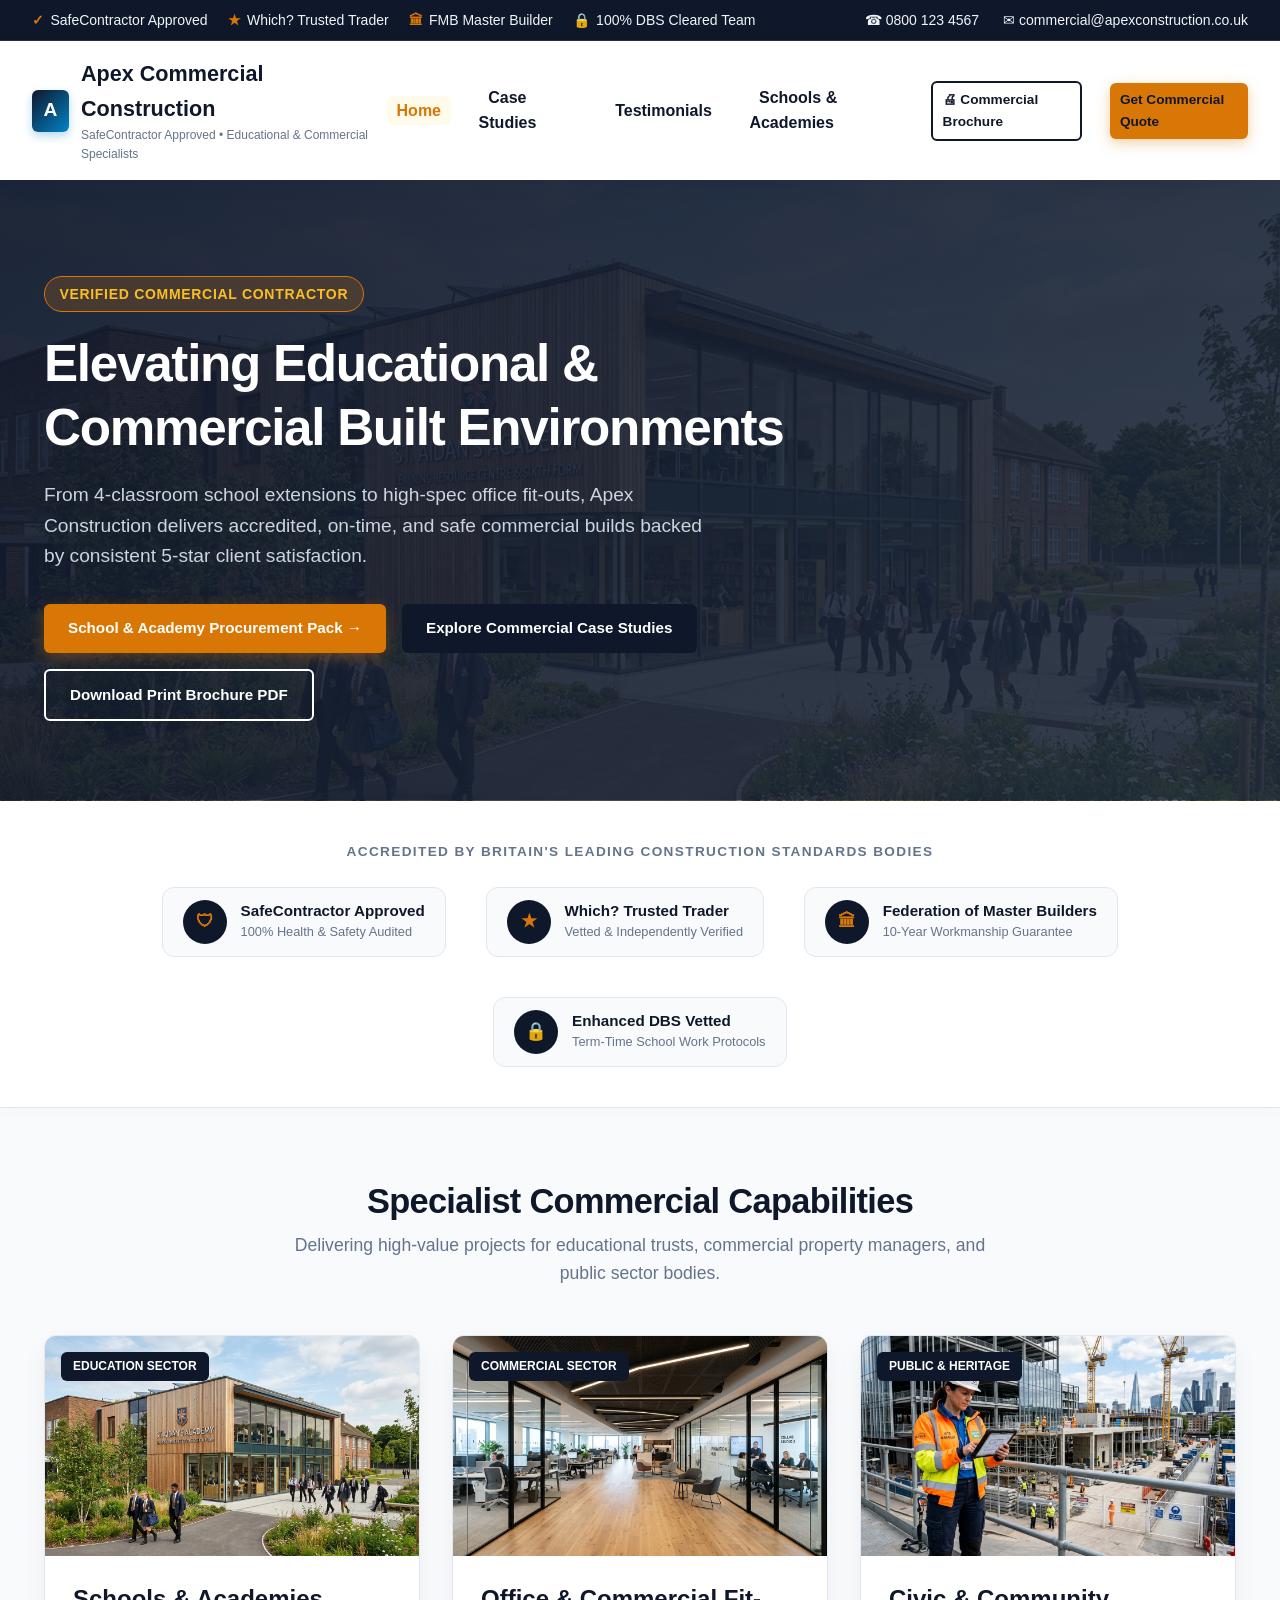
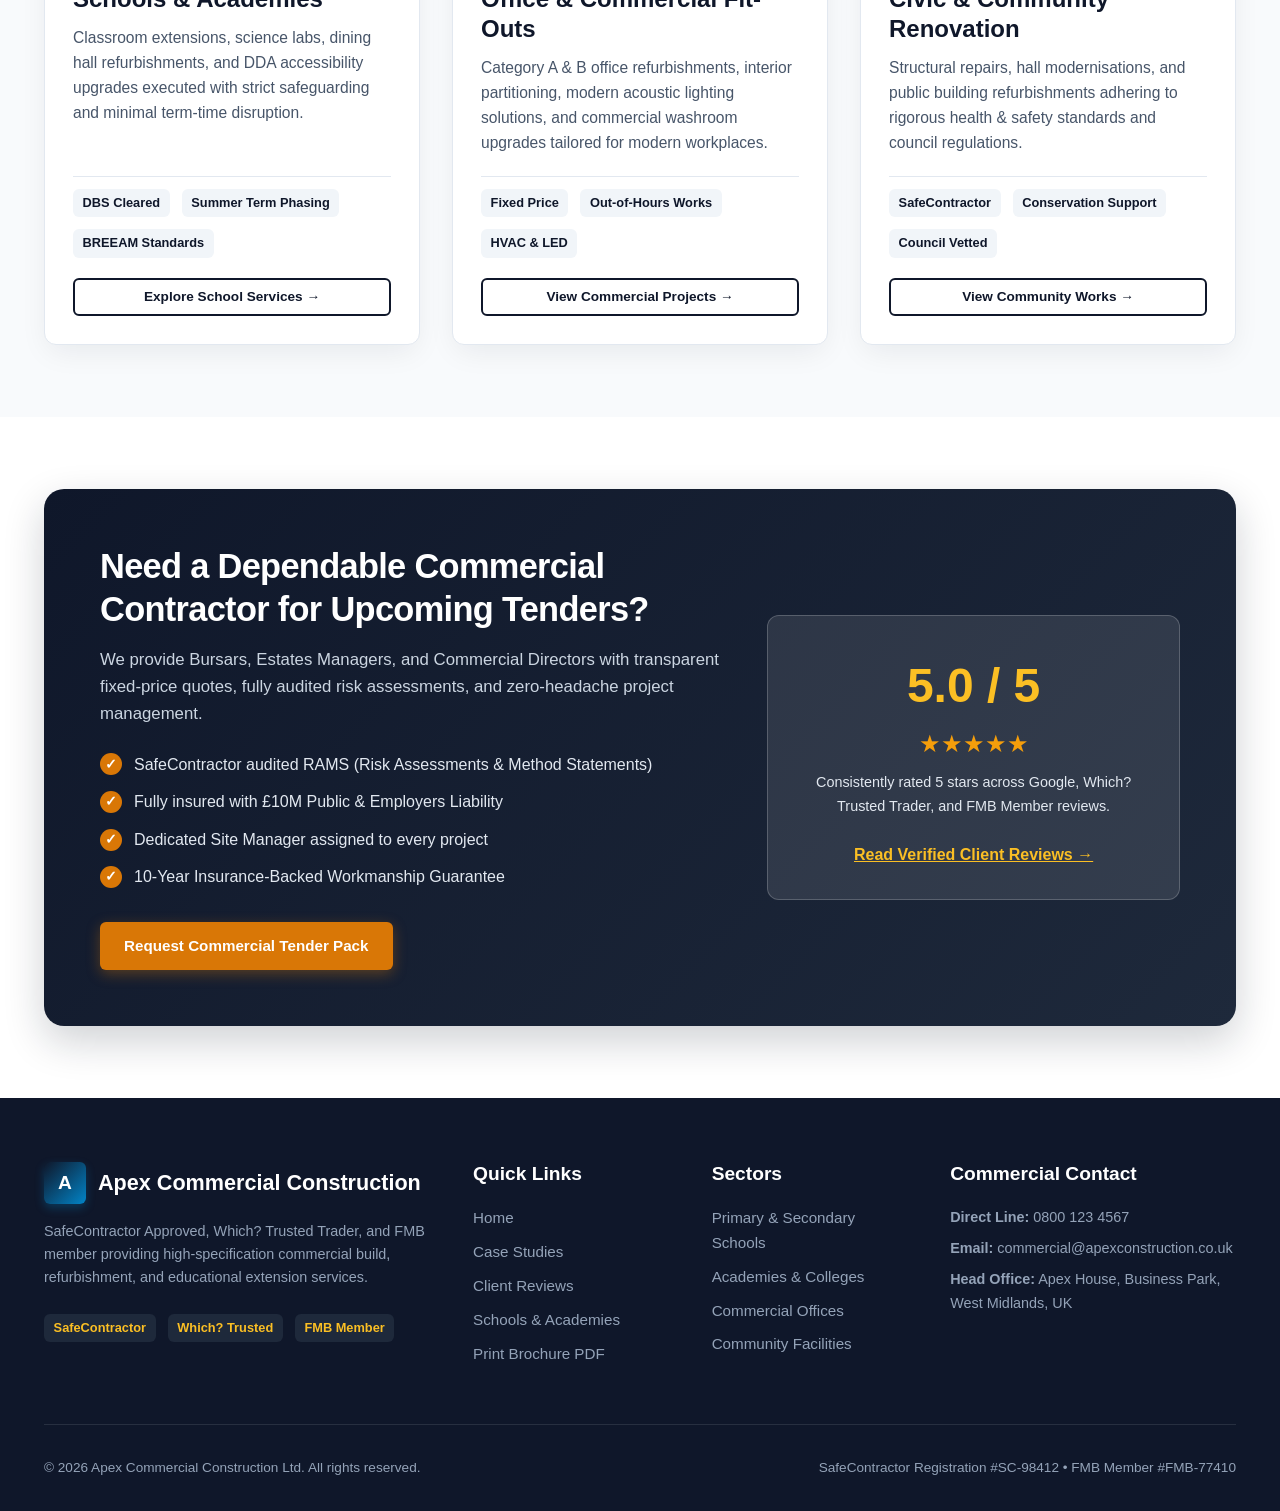
<file: index.html>
<!DOCTYPE html>
<html lang="en">
<head>
  <meta charset="UTF-8">
  <meta name="viewport" content="width=device-width, initial-scale=1.0">
  <title>Apex Commercial Construction | SafeContractor & FMB Approved Contractors</title>
  <meta name="description" content="Trusted commercial contractors specialising in educational extensions, school refurbishments, office fit-outs, and commercial developments across the UK. SafeContractor Approved, Which? Trusted Trader, FMB Member.">
  <link rel="stylesheet" href="styles.css">
</head>
<body>

  <!-- Top Accreditation & Contact Bar -->
  <header class="top-bar">
    <div class="top-bar-badges">
      <div class="top-bar-badge-item"><span>✓</span> SafeContractor Approved</div>
      <div class="top-bar-badge-item"><span>★</span> Which? Trusted Trader</div>
      <div class="top-bar-badge-item"><span>🏛</span> FMB Master Builder</div>
      <div class="top-bar-badge-item"><span>🔒</span> 100% DBS Cleared Team</div>
    </div>
    <div class="top-bar-contact">
      <a href="tel:08001234567">☎ 0800 123 4567</a>
      <a href="mailto:commercial@apexconstruction.co.uk">✉ commercial@apexconstruction.co.uk</a>
    </div>
  </header>

  <!-- Navigation Bar -->
  <nav class="navbar">
    <a href="index.html" class="brand-logo">
      <div class="logo-icon">A</div>
      <div>
        Apex Commercial Construction
        <span class="brand-tagline">SafeContractor Approved • Educational & Commercial Specialists</span>
      </div>
    </a>
    <ul class="nav-links" id="nav-links">
      <li><a href="index.html" class="active">Home</a></li>
      <li><a href="case-studies.html">Case Studies</a></li>
      <li><a href="testimonials.html">Testimonials</a></li>
      <li><a href="school-intro.html">Schools & Academies</a></li>
      <li><a href="brochure-print.html" class="btn btn-sm btn-outline">🖨 Commercial Brochure</a></li>
      <li><a href="school-intro.html#contact" class="btn btn-sm btn-primary">Get Commercial Quote</a></li>
    </ul>
    <button class="filter-btn no-print" id="nav-toggle" style="display: none; font-size: 1.2rem;">☰</button>
  </nav>

  <!-- Hero Section -->
  <section class="hero">
    <div class="container">
      <div class="hero-content">
        <div class="hero-badge">Verified Commercial Contractor</div>
        <h1>Elevating Educational & Commercial Built Environments</h1>
        <p>From 4-classroom school extensions to high-spec office fit-outs, Apex Construction delivers accredited, on-time, and safe commercial builds backed by consistent 5-star client satisfaction.</p>
        <div class="hero-actions">
          <a href="school-intro.html" class="btn btn-primary">School & Academy Procurement Pack →</a>
          <a href="case-studies.html" class="btn btn-secondary">Explore Commercial Case Studies</a>
          <a href="brochure-print.html" class="btn btn-outline" style="color: #fff; border-color: #fff;">Download Print Brochure PDF</a>
        </div>
      </div>
    </div>
  </section>

  <!-- Accreditations & Trust Banner -->
  <section class="trust-banner">
    <div class="container">
      <div class="trust-banner-title">Accredited by Britain's Leading Construction Standards Bodies</div>
      <div class="trust-badges-grid">
        <div class="trust-badge-card">
          <div class="badge-icon">🛡</div>
          <div class="trust-badge-info">
            <h5>SafeContractor Approved</h5>
            <p>100% Health & Safety Audited</p>
          </div>
        </div>
        <div class="trust-badge-card">
          <div class="badge-icon">★</div>
          <div class="trust-badge-info">
            <h5>Which? Trusted Trader</h5>
            <p>Vetted & Independently Verified</p>
          </div>
        </div>
        <div class="trust-badge-card">
          <div class="badge-icon">🏛</div>
          <div class="trust-badge-info">
            <h5>Federation of Master Builders</h5>
            <p>10-Year Workmanship Guarantee</p>
          </div>
        </div>
        <div class="trust-badge-card">
          <div class="badge-icon">🔒</div>
          <div class="trust-badge-info">
            <h5>Enhanced DBS Vetted</h5>
            <p>Term-Time School Work Protocols</p>
          </div>
        </div>
      </div>
    </div>
  </section>

  <!-- Core Services / Sectors -->
  <section class="section-padding">
    <div class="container">
      <div class="section-header">
        <h2>Specialist Commercial Capabilities</h2>
        <p>Delivering high-value projects for educational trusts, commercial property managers, and public sector bodies.</p>
      </div>

      <div class="grid-3">
        <div class="card">
          <div class="card-img-wrapper">
            <img src="./assets/flagship_school_extension.jpg" alt="Educational School Extension">
            <span class="card-tag">Education Sector</span>
          </div>
          <div class="card-body">
            <h3>Schools & Academies</h3>
            <p>Classroom extensions, science labs, dining hall refurbishments, and DDA accessibility upgrades executed with strict safeguarding and minimal term-time disruption.</p>
            <div class="meta-spec-list">
              <span class="spec-pill">DBS Cleared</span>
              <span class="spec-pill">Summer Term Phasing</span>
              <span class="spec-pill">BREEAM Standards</span>
            </div>
            <a href="school-intro.html" class="btn btn-sm btn-outline">Explore School Services →</a>
          </div>
        </div>

        <div class="card">
          <div class="card-img-wrapper">
            <img src="./assets/commercial_office_fitout.jpg" alt="Commercial Office Refurbishment">
            <span class="card-tag">Commercial Sector</span>
          </div>
          <div class="card-body">
            <h3>Office & Commercial Fit-Outs</h3>
            <p>Category A & B office refurbishments, interior partitioning, modern acoustic lighting solutions, and commercial washroom upgrades tailored for modern workplaces.</p>
            <div class="meta-spec-list">
              <span class="spec-pill">Fixed Price</span>
              <span class="spec-pill">Out-of-Hours Works</span>
              <span class="spec-pill">HVAC & LED</span>
            </div>
            <a href="case-studies.html" class="btn btn-sm btn-outline">View Commercial Projects →</a>
          </div>
        </div>

        <div class="card">
          <div class="card-img-wrapper">
            <img src="./assets/site_safety_inspection.jpg" alt="Site Safety Inspection">
            <span class="card-tag">Public & Heritage</span>
          </div>
          <div class="card-body">
            <h3>Civic & Community Renovation</h3>
            <p>Structural repairs, hall modernisations, and public building refurbishments adhering to rigorous health & safety standards and council regulations.</p>
            <div class="meta-spec-list">
              <span class="spec-pill">SafeContractor</span>
              <span class="spec-pill">Conservation Support</span>
              <span class="spec-pill">Council Vetted</span>
            </div>
            <a href="case-studies.html" class="btn btn-sm btn-outline">View Community Works →</a>
          </div>
        </div>
      </div>
    </div>
  </section>

  <!-- Commercial Introduction Callout Banner -->
  <section class="section-padding" style="background-color: var(--bg-white);">
    <div class="container">
      <div class="intro-banner">
        <div>
          <h2>Need a Dependable Commercial Contractor for Upcoming Tenders?</h2>
          <p>We provide Bursars, Estates Managers, and Commercial Directors with transparent fixed-price quotes, fully audited risk assessments, and zero-headache project management.</p>
          <ul class="checklist">
            <li>SafeContractor audited RAMS (Risk Assessments & Method Statements)</li>
            <li>Fully insured with £10M Public & Employers Liability</li>
            <li>Dedicated Site Manager assigned to every project</li>
            <li>10-Year Insurance-Backed Workmanship Guarantee</li>
          </ul>
          <a href="school-intro.html" class="btn btn-primary">Request Commercial Tender Pack</a>
        </div>
        <div style="text-align: center;">
          <div style="background: rgba(255,255,255,0.1); padding: 2rem; border-radius: 12px; border: 1px solid rgba(255,255,255,0.2);">
            <div style="font-size: 3rem; font-weight: 900; color: #fbbf24;">5.0 / 5</div>
            <div style="color: #f59e0b; font-size: 1.5rem; margin-bottom: 0.5rem;">★★★★★</div>
            <p style="color: #e2e8f0; font-size: 0.9rem;">Consistently rated 5 stars across Google, Which? Trusted Trader, and FMB Member reviews.</p>
            <div style="margin-top: 1.25rem;">
              <a href="testimonials.html" style="color: #fbbf24; font-weight: 700; text-decoration: underline;">Read Verified Client Reviews →</a>
            </div>
          </div>
        </div>
      </div>
    </div>
  </section>

  <!-- Footer -->
  <footer class="footer">
    <div class="container">
      <div class="footer-grid">
        <div>
          <div class="brand-logo" style="color: #fff; margin-bottom: 1rem;">
            <div class="logo-icon">A</div> Apex Commercial Construction
          </div>
          <p style="color: #94a3b8; font-size: 0.9rem; margin-bottom: 1.5rem;">
            SafeContractor Approved, Which? Trusted Trader, and FMB member providing high-specification commercial build, refurbishment, and educational extension services.
          </p>
          <div style="display: flex; gap: 0.75rem;">
            <span class="spec-pill" style="background: #1e293b; color: #fbbf24;">SafeContractor</span>
            <span class="spec-pill" style="background: #1e293b; color: #fbbf24;">Which? Trusted</span>
            <span class="spec-pill" style="background: #1e293b; color: #fbbf24;">FMB Member</span>
          </div>
        </div>
        <div>
          <h4>Quick Links</h4>
          <ul class="footer-links">
            <li><a href="index.html">Home</a></li>
            <li><a href="case-studies.html">Case Studies</a></li>
            <li><a href="testimonials.html">Client Reviews</a></li>
            <li><a href="school-intro.html">Schools & Academies</a></li>
            <li><a href="brochure-print.html">Print Brochure PDF</a></li>
          </ul>
        </div>
        <div>
          <h4>Sectors</h4>
          <ul class="footer-links">
            <li><a href="school-intro.html">Primary & Secondary Schools</a></li>
            <li><a href="school-intro.html">Academies & Colleges</a></li>
            <li><a href="case-studies.html">Commercial Offices</a></li>
            <li><a href="case-studies.html">Community Facilities</a></li>
          </ul>
        </div>
        <div>
          <h4>Commercial Contact</h4>
          <p style="color: #94a3b8; font-size: 0.9rem; margin-bottom: 0.5rem;"><strong>Direct Line:</strong> 0800 123 4567</p>
          <p style="color: #94a3b8; font-size: 0.9rem; margin-bottom: 0.5rem;"><strong>Email:</strong> commercial@apexconstruction.co.uk</p>
          <p style="color: #94a3b8; font-size: 0.9rem;"><strong>Head Office:</strong> Apex House, Business Park, West Midlands, UK</p>
        </div>
      </div>
      <div class="footer-bottom">
        <div>© 2026 Apex Commercial Construction Ltd. All rights reserved.</div>
        <div>SafeContractor Registration #SC-98412 • FMB Member #FMB-77410</div>
      </div>
    </div>
  </footer>

  <script src="script.js"></script>
</body>
</html>
</file>
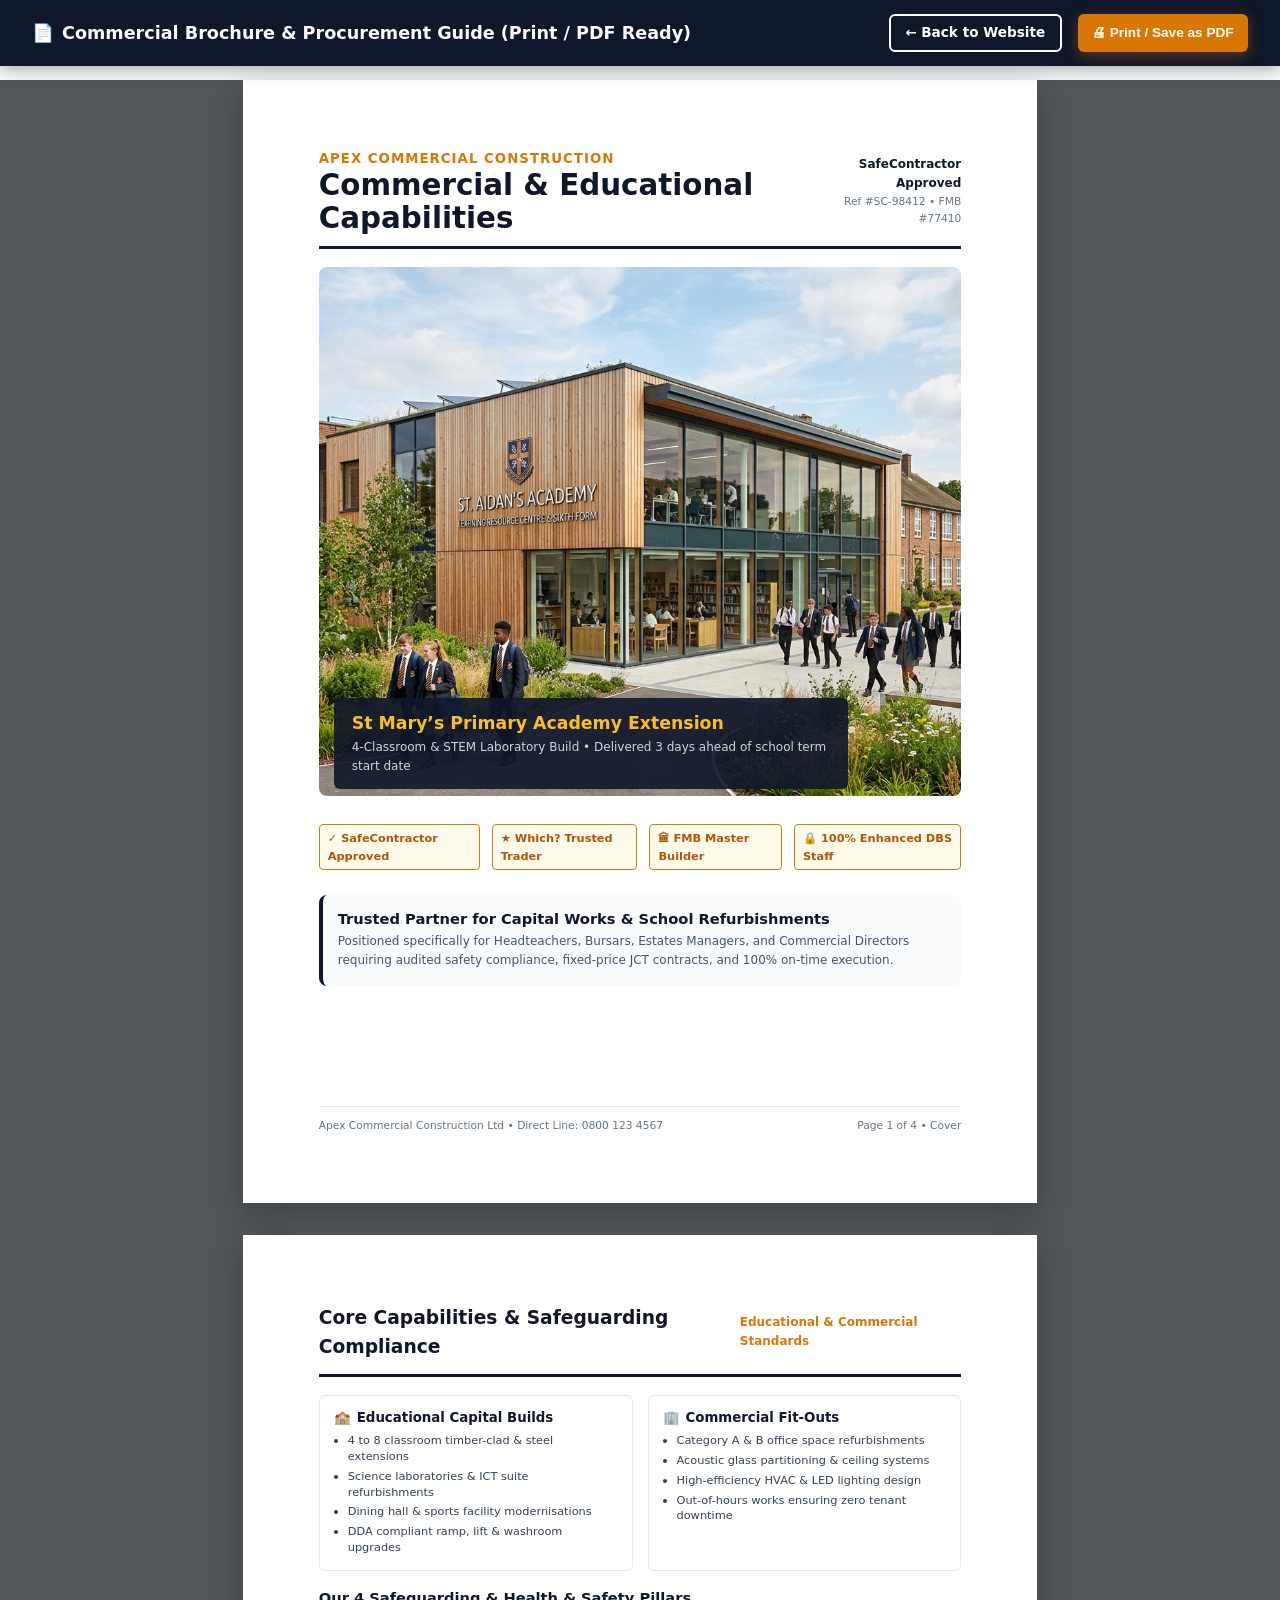
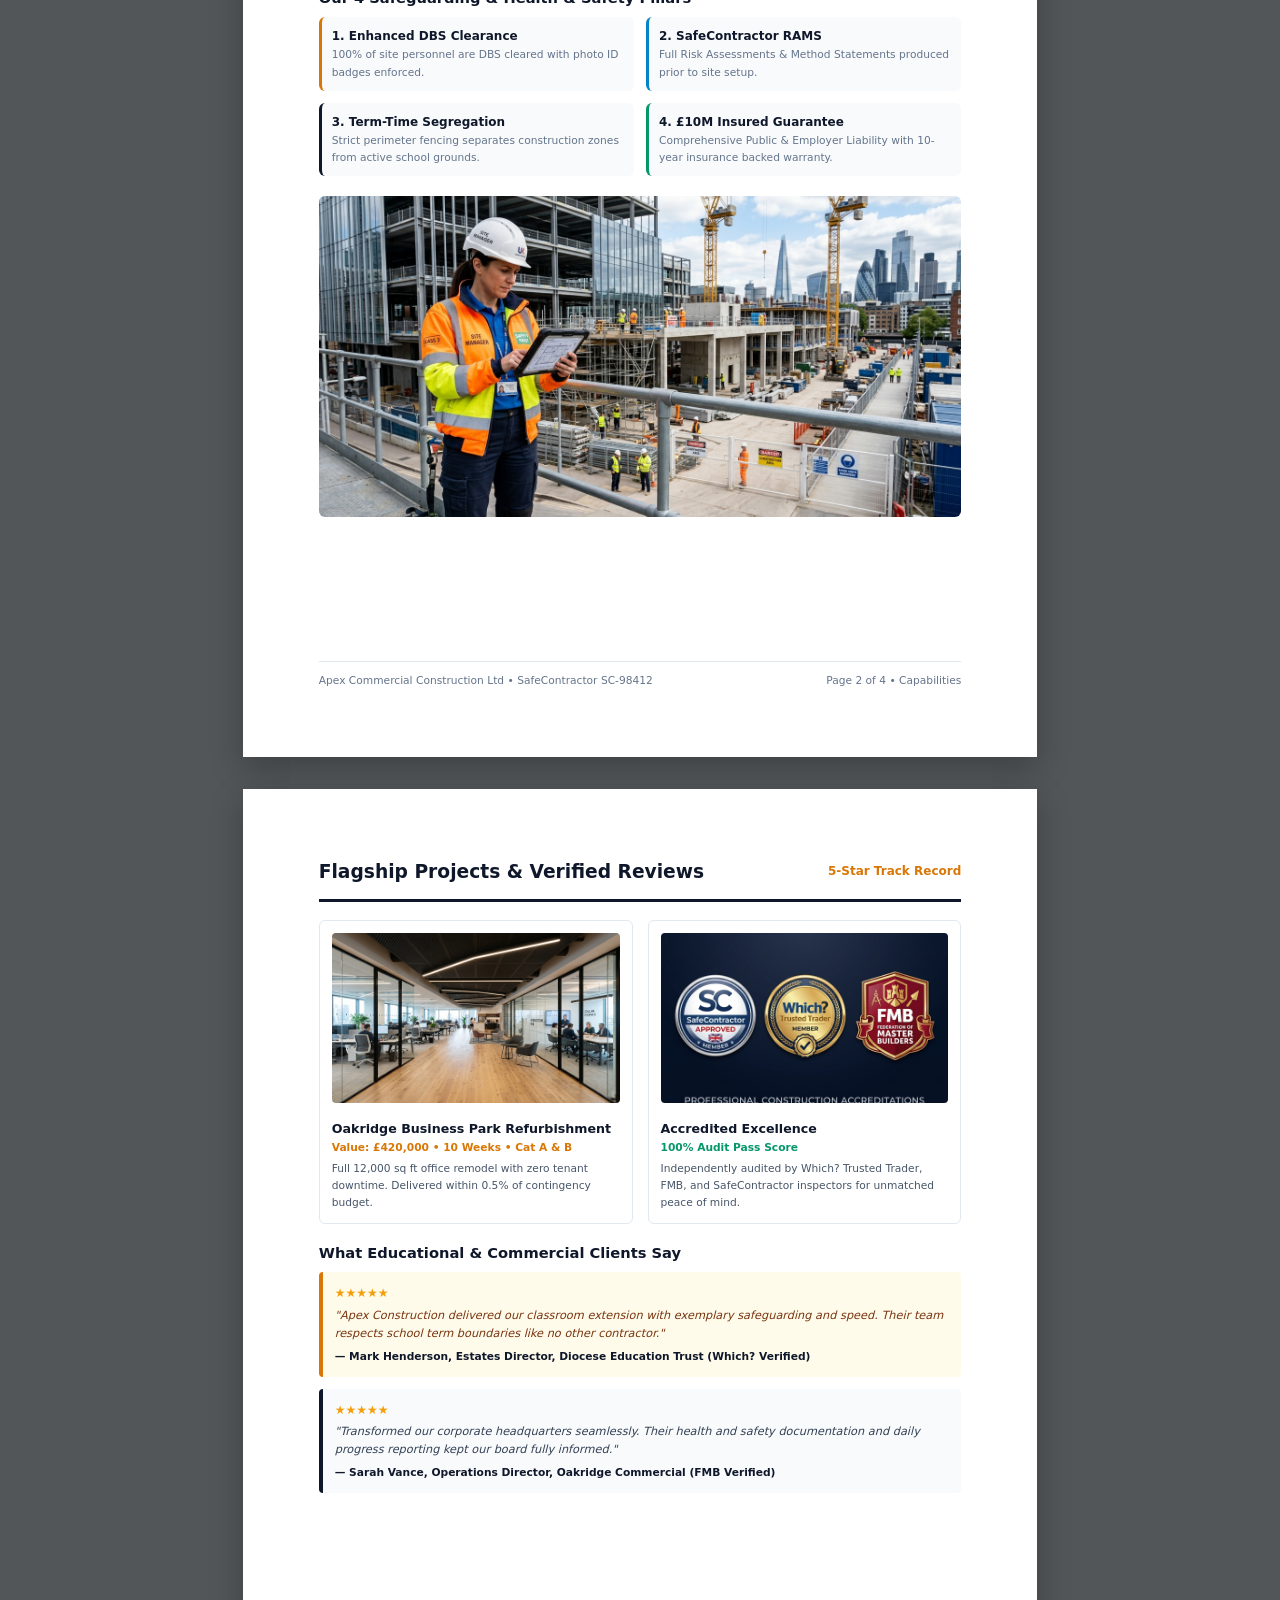
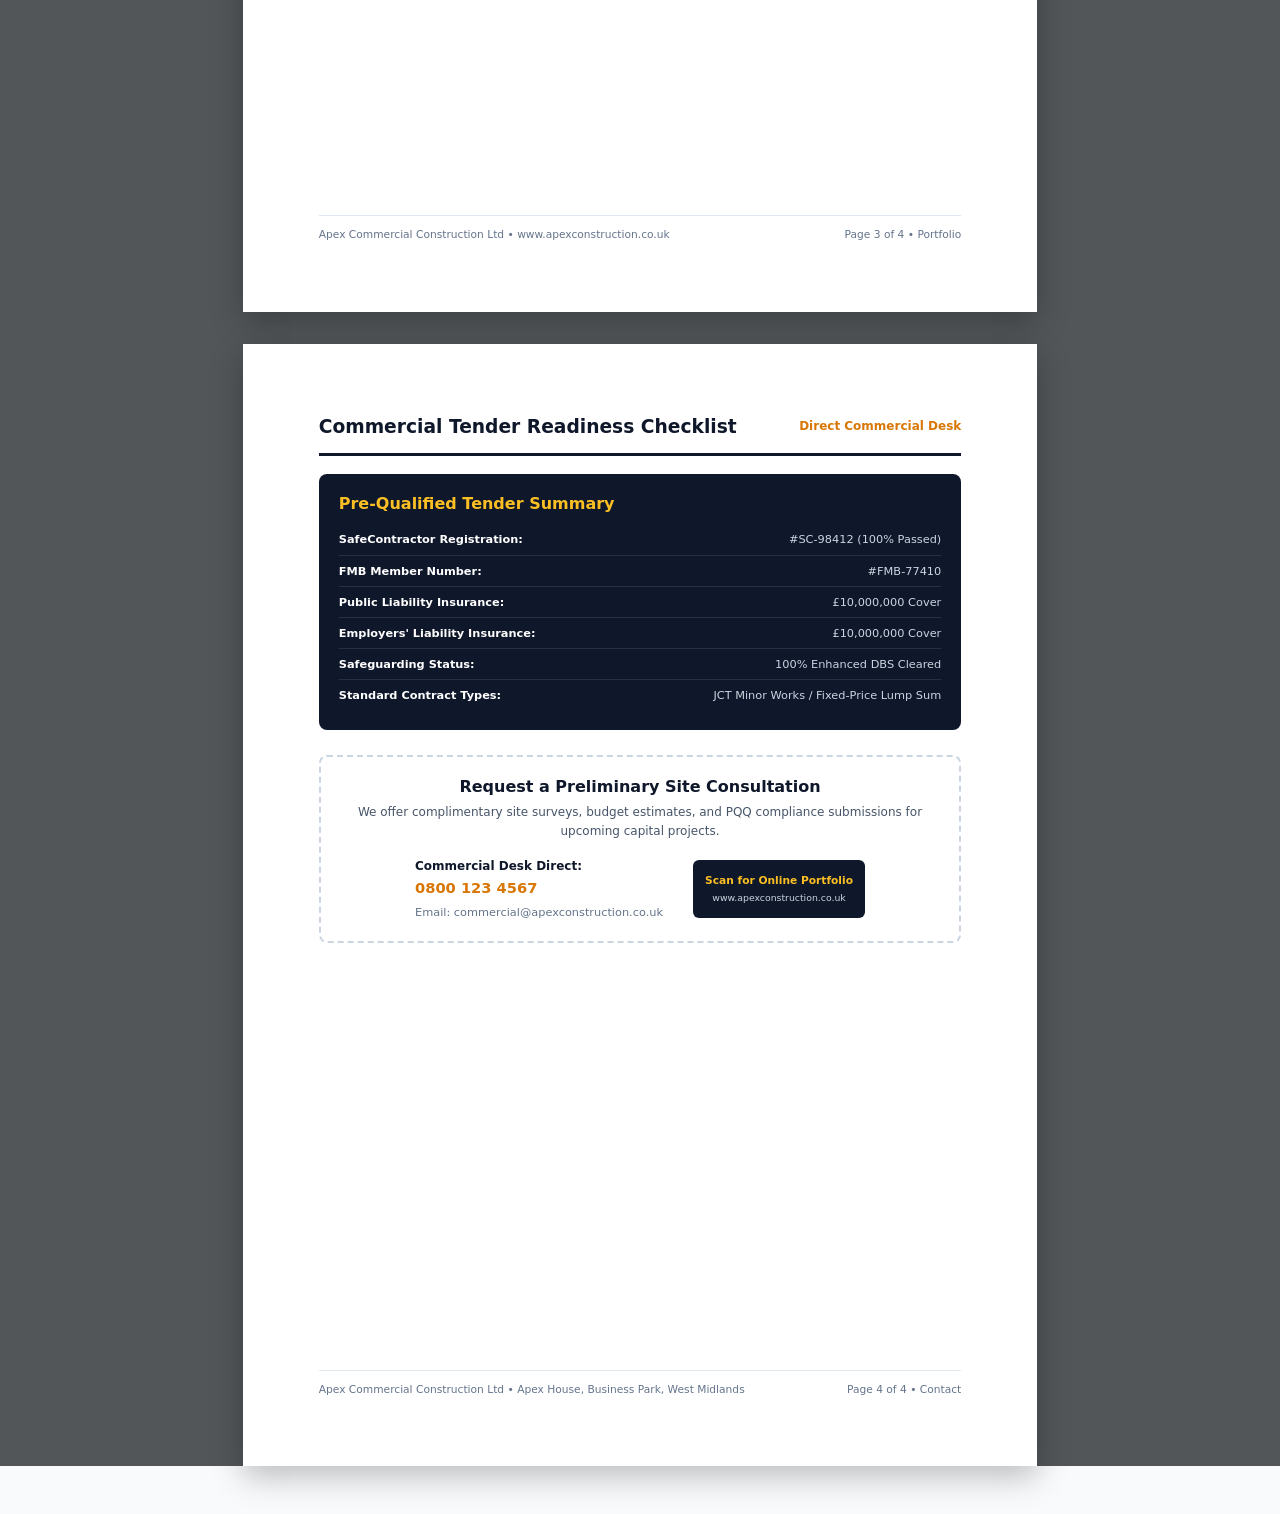
<file: brochure-print.html>
<!DOCTYPE html>
<html lang="en">
<head>
  <meta charset="UTF-8">
  <meta name="viewport" content="width=device-width, initial-scale=1.0">
  <title>Apex Commercial Construction - 4-Page A4 Brochure & Procurement Guide</title>
  <link rel="stylesheet" href="styles.css">
  <style>
    /* Precision A4 Print Styling */
    @page {
      size: A4 portrait;
      margin: 0;
    }
    
    body {
      background-color: #525659;
      margin: 0;
      padding: 0;
      font-family: 'Inter', system-ui, sans-serif;
    }

    .print-bar {
      position: fixed;
      top: 0;
      left: 0;
      width: 100%;
      background: #0f172a;
      color: #fff;
      padding: 0.85rem 2rem;
      display: flex;
      justify-content: space-between;
      align-items: center;
      box-shadow: 0 4px 15px rgba(0,0,0,0.3);
      z-index: 9999;
    }

    .a4-container {
      margin: 5rem auto 3rem;
      display: flex;
      flex-direction: column;
      gap: 2rem;
      align-items: center;
    }

    .a4-page {
      width: 210mm;
      height: 297mm;
      background: #ffffff;
      padding: 18mm 20mm;
      box-shadow: 0 10px 30px rgba(0,0,0,0.25);
      box-sizing: border-box;
      position: relative;
      overflow: hidden;
      display: flex;
      flex-direction: column;
      justify-content: space-between;
    }

    .brochure-header {
      display: flex;
      justify-content: space-between;
      align-items: center;
      border-bottom: 3px solid #0f172a;
      padding-bottom: 12px;
      margin-bottom: 18px;
    }

    .brochure-title-main {
      font-size: 22pt;
      font-weight: 800;
      color: #0f172a;
      line-height: 1.1;
    }

    .badge-strip {
      display: flex;
      gap: 12px;
      margin-top: 10px;
    }

    .badge-pill-print {
      border: 1px solid #d97706;
      background: #fffbeb;
      color: #b45309;
      font-size: 8.5pt;
      font-weight: 700;
      padding: 4px 8px;
      border-radius: 4px;
    }

    .footer-strip-print {
      border-top: 1px solid #e2e8f0;
      padding-top: 10px;
      display: flex;
      justify-content: space-between;
      font-size: 8pt;
      color: #64748b;
    }

    @media print {
      .print-bar { display: none !important; }
      .a4-container { margin: 0 !important; gap: 0 !important; }
      .a4-page {
        margin: 0 !important;
        box-shadow: none !important;
        page-break-after: always !important;
        height: 297mm !important;
        width: 210mm !important;
      }
    }
  </style>
</head>
<body>

  <!-- Top Action Bar for PDF Generation -->
  <div class="print-bar no-print">
    <div style="font-weight: 700; font-size: 1.1rem; display: flex; align-items: center; gap: 0.5rem;">
      <span style="color: #fbbf24;">📄</span> Commercial Brochure & Procurement Guide (Print / PDF Ready)
    </div>
    <div style="display: flex; gap: 1rem;">
      <a href="index.html" class="btn btn-sm btn-outline" style="color: #fff; border-color: #fff;">← Back to Website</a>
      <button onclick="window.print()" class="btn btn-sm btn-primary">🖨 Print / Save as PDF</button>
    </div>
  </div>

  <div class="a4-container">

    <!-- PAGE 1: COVER -->
    <div class="a4-page">
      <div>
        <div class="brochure-header">
          <div>
            <div style="font-size: 10pt; font-weight: 700; color: #d97706; text-transform: uppercase; letter-spacing: 1px;">Apex Commercial Construction</div>
            <div class="brochure-title-main">Commercial & Educational Capabilities</div>
          </div>
          <div style="text-align: right;">
            <div style="font-size: 9pt; font-weight: 700; color: #0f172a;">SafeContractor Approved</div>
            <div style="font-size: 8pt; color: #64748b;">Ref #SC-98412 • FMB #77410</div>
          </div>
        </div>

        <div style="margin-top: 15px; position: relative;">
          <img src="./assets/flagship_school_extension.jpg" style="width: 100%; height: 210mm; max-height: 140mm; object-fit: cover; border-radius: 8px;" alt="Flagship School Extension">
          <div style="position: absolute; bottom: 15px; left: 15px; background: rgba(15, 23, 42, 0.9); color: #fff; padding: 12px 18px; border-radius: 6px; max-width: 80%;">
            <div style="font-size: 13pt; font-weight: 700; color: #fbbf24;">St Mary’s Primary Academy Extension</div>
            <div style="font-size: 9pt; color: #cbd5e1;">4-Classroom & STEM Laboratory Build • Delivered 3 days ahead of school term start date</div>
          </div>
        </div>

        <div class="badge-strip" style="margin-top: 20px; justify-content: center;">
          <span class="badge-pill-print">✓ SafeContractor Approved</span>
          <span class="badge-pill-print">★ Which? Trusted Trader</span>
          <span class="badge-pill-print">🏛 FMB Master Builder</span>
          <span class="badge-pill-print">🔒 100% Enhanced DBS Staff</span>
        </div>

        <div style="margin-top: 25px; background: #f8fafc; padding: 15px; border-radius: 8px; border-left: 4px solid #0f172a;">
          <h4 style="font-size: 11pt; color: #0f172a; margin-bottom: 4px;">Trusted Partner for Capital Works & School Refurbishments</h4>
          <p style="font-size: 9pt; color: #475569; margin: 0;">
            Positioned specifically for Headteachers, Bursars, Estates Managers, and Commercial Directors requiring audited safety compliance, fixed-price JCT contracts, and 100% on-time execution.
          </p>
        </div>
      </div>

      <div class="footer-strip-print">
        <div>Apex Commercial Construction Ltd • Direct Line: 0800 123 4567</div>
        <div>Page 1 of 4 • Cover</div>
      </div>
    </div>

    <!-- PAGE 2: CAPABILITIES & SAFEGUARDING -->
    <div class="a4-page">
      <div>
        <div class="brochure-header">
          <div style="font-size: 14pt; font-weight: 800; color: #0f172a;">Core Capabilities & Safeguarding Compliance</div>
          <div style="font-size: 9pt; font-weight: 700; color: #d97706;">Educational & Commercial Standards</div>
        </div>

        <div style="display: grid; grid-template-columns: 1fr 1fr; gap: 15px; margin-top: 10px;">

          <div style="border: 1px solid #e2e8f0; padding: 14px; border-radius: 6px; background: #fff;">
            <h4 style="font-size: 10pt; color: #0f172a; margin-bottom: 6px; display: flex; align-items: center; gap: 6px;">
              <span style="color: #d97706;">🏫</span> Educational Capital Builds
            </h4>
            <ul style="font-size: 8.5pt; color: #334155; padding-left: 14px; line-height: 1.4;">
              <li style="margin-bottom: 4px;">4 to 8 classroom timber-clad & steel extensions</li>
              <li style="margin-bottom: 4px;">Science laboratories & ICT suite refurbishments</li>
              <li style="margin-bottom: 4px;">Dining hall & sports facility modernisations</li>
              <li>DDA compliant ramp, lift & washroom upgrades</li>
            </ul>
          </div>

          <div style="border: 1px solid #e2e8f0; padding: 14px; border-radius: 6px; background: #fff;">
            <h4 style="font-size: 10pt; color: #0f172a; margin-bottom: 6px; display: flex; align-items: center; gap: 6px;">
              <span style="color: #0284c7;">🏢</span> Commercial Fit-Outs
            </h4>
            <ul style="font-size: 8.5pt; color: #334155; padding-left: 14px; line-height: 1.4;">
              <li style="margin-bottom: 4px;">Category A & B office space refurbishments</li>
              <li style="margin-bottom: 4px;">Acoustic glass partitioning & ceiling systems</li>
              <li style="margin-bottom: 4px;">High-efficiency HVAC & LED lighting design</li>
              <li>Out-of-hours works ensuring zero tenant downtime</li>
            </ul>
          </div>

        </div>

        <div style="margin-top: 18px;">
          <h3 style="font-size: 11pt; color: #0f172a; margin-bottom: 10px;">Our 4 Safeguarding & Health & Safety Pillars</h3>
          
          <div style="display: grid; grid-template-columns: 1fr 1fr; gap: 12px;">
            
            <div style="background: #f8fafc; padding: 10px; border-radius: 6px; border-left: 3px solid #d97706;">
              <div style="font-size: 9pt; font-weight: 700; color: #0f172a;">1. Enhanced DBS Clearance</div>
              <div style="font-size: 8pt; color: #64748b;">100% of site personnel are DBS cleared with photo ID badges enforced.</div>
            </div>

            <div style="background: #f8fafc; padding: 10px; border-radius: 6px; border-left: 3px solid #0284c7;">
              <div style="font-size: 9pt; font-weight: 700; color: #0f172a;">2. SafeContractor RAMS</div>
              <div style="font-size: 8pt; color: #64748b;">Full Risk Assessments & Method Statements produced prior to site setup.</div>
            </div>

            <div style="background: #f8fafc; padding: 10px; border-radius: 6px; border-left: 3px solid #0f172a;">
              <div style="font-size: 9pt; font-weight: 700; color: #0f172a;">3. Term-Time Segregation</div>
              <div style="font-size: 8pt; color: #64748b;">Strict perimeter fencing separates construction zones from active school grounds.</div>
            </div>

            <div style="background: #f8fafc; padding: 10px; border-radius: 6px; border-left: 3px solid #059669;">
              <div style="font-size: 9pt; font-weight: 700; color: #0f172a;">4. £10M Insured Guarantee</div>
              <div style="font-size: 8pt; color: #64748b;">Comprehensive Public & Employer Liability with 10-year insurance backed warranty.</div>
            </div>

          </div>
        </div>

        <div style="margin-top: 20px;">
          <img src="./assets/site_safety_inspection.jpg" style="width: 100%; height: 85mm; object-fit: cover; border-radius: 6px;" alt="Site Safety Inspection">
        </div>
      </div>

      <div class="footer-strip-print">
        <div>Apex Commercial Construction Ltd • SafeContractor SC-98412</div>
        <div>Page 2 of 4 • Capabilities</div>
      </div>
    </div>

    <!-- PAGE 3: CASE STUDIES & TESTIMONIALS SNAPSHOT -->
    <div class="a4-page">
      <div>
        <div class="brochure-header">
          <div style="font-size: 14pt; font-weight: 800; color: #0f172a;">Flagship Projects & Verified Reviews</div>
          <div style="font-size: 9pt; font-weight: 700; color: #d97706;">5-Star Track Record</div>
        </div>

        <div style="display: grid; grid-template-columns: 1fr 1fr; gap: 15px; margin-top: 10px;">
          
          <div style="border: 1px solid #e2e8f0; padding: 12px; border-radius: 6px;">
            <img src="./assets/commercial_office_fitout.jpg" style="width: 100%; height: 45mm; object-fit: cover; border-radius: 4px; margin-bottom: 8px;" alt="Oakridge Fitout">
            <div style="font-size: 9.5pt; font-weight: 700; color: #0f172a;">Oakridge Business Park Refurbishment</div>
            <div style="font-size: 8pt; color: #d97706; font-weight: 700; margin-bottom: 4px;">Value: £420,000 • 10 Weeks • Cat A & B</div>
            <p style="font-size: 8pt; color: #475569; margin: 0;">
              Full 12,000 sq ft office remodel with zero tenant downtime. Delivered within 0.5% of contingency budget.
            </p>
          </div>

          <div style="border: 1px solid #e2e8f0; padding: 12px; border-radius: 6px;">
            <img src="./assets/accreditations_banner.jpg" style="width: 100%; height: 45mm; object-fit: cover; border-radius: 4px; margin-bottom: 8px;" alt="Accreditations">
            <div style="font-size: 9.5pt; font-weight: 700; color: #0f172a;">Accredited Excellence</div>
            <div style="font-size: 8pt; color: #059669; font-weight: 700; margin-bottom: 4px;">100% Audit Pass Score</div>
            <p style="font-size: 8pt; color: #475569; margin: 0;">
              Independently audited by Which? Trusted Trader, FMB, and SafeContractor inspectors for unmatched peace of mind.
            </p>
          </div>

        </div>

        <div style="margin-top: 20px;">
          <h3 style="font-size: 11pt; color: #0f172a; margin-bottom: 10px;">What Educational & Commercial Clients Say</h3>

          <div style="background: #fffbeb; border-left: 4px solid #d97706; padding: 12px; border-radius: 4px; margin-bottom: 12px;">
            <div style="color: #f59e0b; font-size: 9pt; margin-bottom: 2px;">★★★★★</div>
            <p style="font-size: 8.5pt; color: #78350f; font-style: italic; margin-bottom: 6px;">
              "Apex Construction delivered our classroom extension with exemplary safeguarding and speed. Their team respects school term boundaries like no other contractor."
            </p>
            <div style="font-size: 8pt; font-weight: 700; color: #0f172a;">— Mark Henderson, Estates Director, Diocese Education Trust (Which? Verified)</div>
          </div>

          <div style="background: #f8fafc; border-left: 4px solid #0f172a; padding: 12px; border-radius: 4px;">
            <div style="color: #f59e0b; font-size: 9pt; margin-bottom: 2px;">★★★★★</div>
            <p style="font-size: 8.5pt; color: #334155; font-style: italic; margin-bottom: 6px;">
              "Transformed our corporate headquarters seamlessly. Their health and safety documentation and daily progress reporting kept our board fully informed."
            </p>
            <div style="font-size: 8pt; font-weight: 700; color: #0f172a;">— Sarah Vance, Operations Director, Oakridge Commercial (FMB Verified)</div>
          </div>

        </div>
      </div>

      <div class="footer-strip-print">
        <div>Apex Commercial Construction Ltd • www.apexconstruction.co.uk</div>
        <div>Page 3 of 4 • Portfolio</div>
      </div>
    </div>

    <!-- PAGE 4: BACK COVER & PROCUREMENT CONTACT -->
    <div class="a4-page">
      <div>
        <div class="brochure-header">
          <div style="font-size: 14pt; font-weight: 800; color: #0f172a;">Commercial Tender Readiness Checklist</div>
          <div style="font-size: 9pt; font-weight: 700; color: #d97706;">Direct Commercial Desk</div>
        </div>

        <div style="background: #0f172a; color: #fff; padding: 20px; border-radius: 8px; margin-top: 10px;">
          <h3 style="color: #fbbf24; font-size: 12pt; margin-bottom: 10px;">Pre-Qualified Tender Summary</h3>
          
          <table style="width: 100%; border-collapse: collapse; font-size: 8.5pt; color: #cbd5e1;">
            <tr style="border-bottom: 1px solid rgba(255,255,255,0.1);">
              <td style="padding: 6px 0; font-weight: 700; color: #fff;">SafeContractor Registration:</td>
              <td style="padding: 6px 0; text-align: right;">#SC-98412 (100% Passed)</td>
            </tr>
            <tr style="border-bottom: 1px solid rgba(255,255,255,0.1);">
              <td style="padding: 6px 0; font-weight: 700; color: #fff;">FMB Member Number:</td>
              <td style="padding: 6px 0; text-align: right;">#FMB-77410</td>
            </tr>
            <tr style="border-bottom: 1px solid rgba(255,255,255,0.1);">
              <td style="padding: 6px 0; font-weight: 700; color: #fff;">Public Liability Insurance:</td>
              <td style="padding: 6px 0; text-align: right;">£10,000,000 Cover</td>
            </tr>
            <tr style="border-bottom: 1px solid rgba(255,255,255,0.1);">
              <td style="padding: 6px 0; font-weight: 700; color: #fff;">Employers' Liability Insurance:</td>
              <td style="padding: 6px 0; text-align: right;">£10,000,000 Cover</td>
            </tr>
            <tr style="border-bottom: 1px solid rgba(255,255,255,0.1);">
              <td style="padding: 6px 0; font-weight: 700; color: #fff;">Safeguarding Status:</td>
              <td style="padding: 6px 0; text-align: right;">100% Enhanced DBS Cleared</td>
            </tr>
            <tr>
              <td style="padding: 6px 0; font-weight: 700; color: #fff;">Standard Contract Types:</td>
              <td style="padding: 6px 0; text-align: right;">JCT Minor Works / Fixed-Price Lump Sum</td>
            </tr>
          </table>
        </div>

        <div style="margin-top: 25px; text-align: center; border: 2px dashed #cbd5e1; padding: 20px; border-radius: 8px;">
          <h3 style="font-size: 12pt; color: #0f172a; margin-bottom: 6px;">Request a Preliminary Site Consultation</h3>
          <p style="font-size: 9pt; color: #475569; margin-bottom: 15px;">
            We offer complimentary site surveys, budget estimates, and PQQ compliance submissions for upcoming capital projects.
          </p>

          <div style="display: flex; justify-content: center; gap: 30px; align-items: center;">
            <div style="text-align: left;">
              <div style="font-size: 9pt; font-weight: 700; color: #0f172a;">Commercial Desk Direct:</div>
              <div style="font-size: 11pt; font-weight: 800; color: #d97706;">0800 123 4567</div>
              <div style="font-size: 8.5pt; color: #64748b; margin-top: 4px;">Email: commercial@apexconstruction.co.uk</div>
            </div>

            <div style="background: #0f172a; color: #fff; padding: 12px; border-radius: 6px; font-size: 8pt;">
              <div style="font-weight: 700; color: #fbbf24;">Scan for Online Portfolio</div>
              <div style="font-size: 7pt; color: #cbd5e1; margin-top: 2px;">www.apexconstruction.co.uk</div>
            </div>
          </div>
        </div>

      </div>

      <div class="footer-strip-print">
        <div>Apex Commercial Construction Ltd • Apex House, Business Park, West Midlands</div>
        <div>Page 4 of 4 • Contact</div>
      </div>
    </div>

  </div>

</body>
</html>
</file>
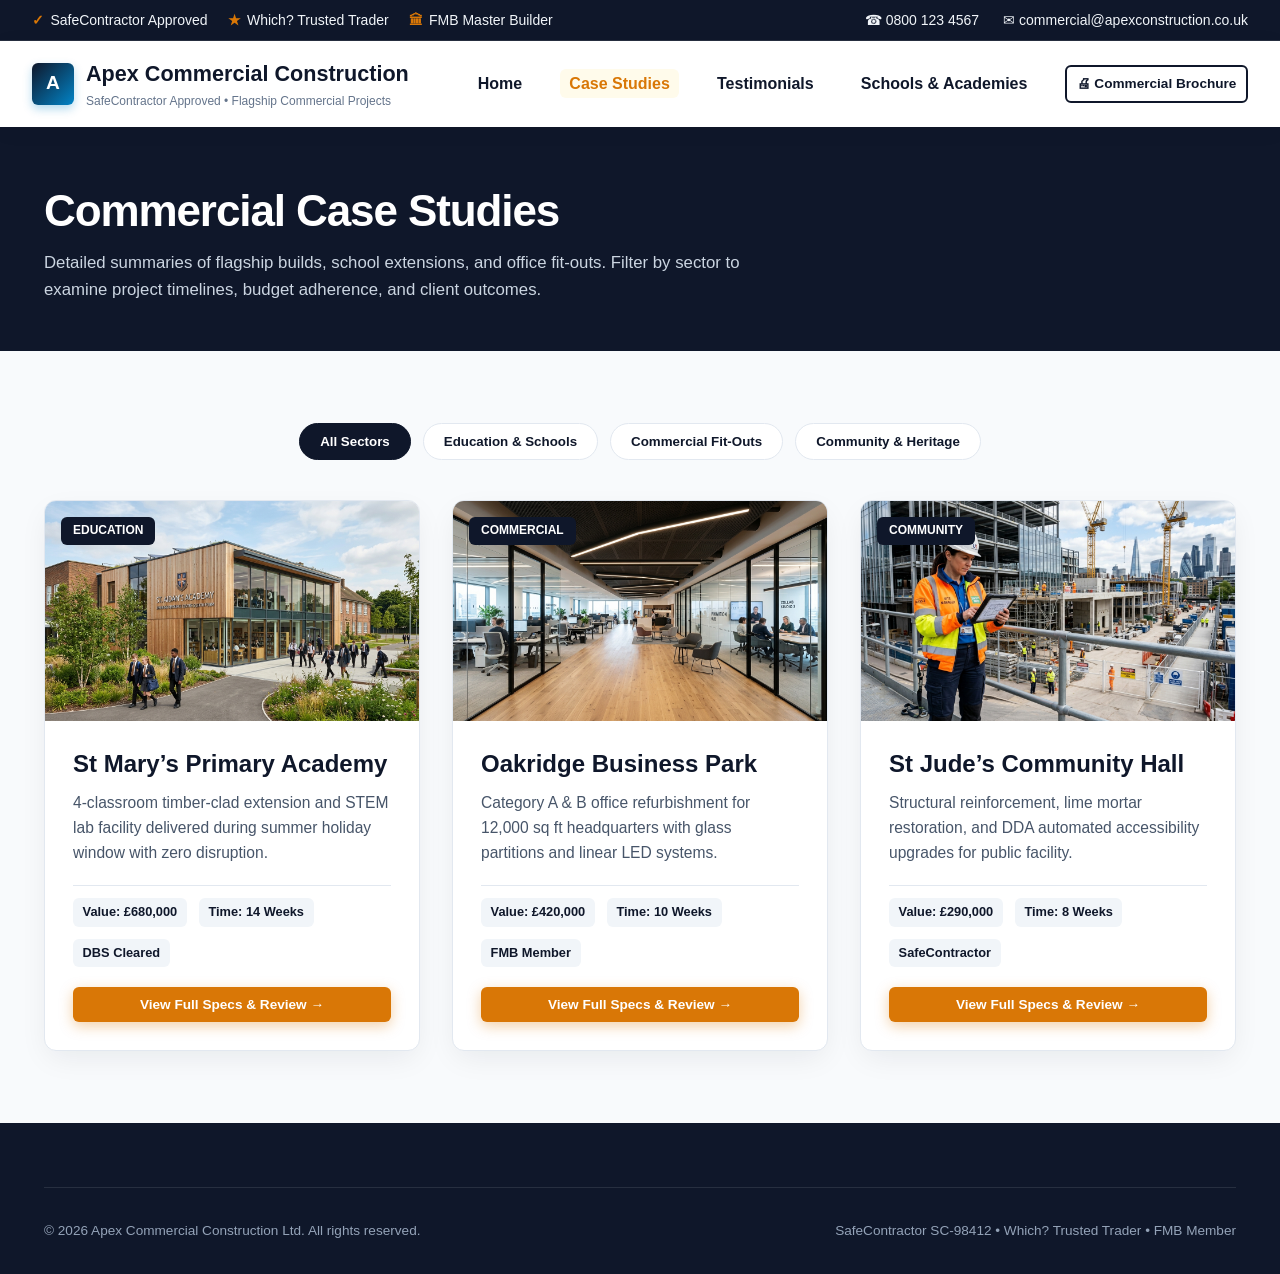
<file: case-studies.html>
<!DOCTYPE html>
<html lang="en">
<head>
  <meta charset="UTF-8">
  <meta name="viewport" content="width=device-width, initial-scale=1.0">
  <title>Commercial Case Studies & Project Portfolio | Apex Construction</title>
  <meta name="description" content="Explore our portfolio of completed educational extensions, office refurbishments, and community building projects. Filterable case studies with project specs and client feedback.">
  <link rel="stylesheet" href="styles.css">
</head>
<body>

  <!-- Top Bar -->
  <header class="top-bar">
    <div class="top-bar-badges">
      <div class="top-bar-badge-item"><span>✓</span> SafeContractor Approved</div>
      <div class="top-bar-badge-item"><span>★</span> Which? Trusted Trader</div>
      <div class="top-bar-badge-item"><span>🏛</span> FMB Master Builder</div>
    </div>
    <div class="top-bar-contact">
      <a href="tel:08001234567">☎ 0800 123 4567</a>
      <a href="mailto:commercial@apexconstruction.co.uk">✉ commercial@apexconstruction.co.uk</a>
    </div>
  </header>

  <!-- Navbar -->
  <nav class="navbar">
    <a href="index.html" class="brand-logo">
      <div class="logo-icon">A</div>
      <div>
        Apex Commercial Construction
        <span class="brand-tagline">SafeContractor Approved • Flagship Commercial Projects</span>
      </div>
    </a>
    <ul class="nav-links" id="nav-links">
      <li><a href="index.html">Home</a></li>
      <li><a href="case-studies.html" class="active">Case Studies</a></li>
      <li><a href="testimonials.html">Testimonials</a></li>
      <li><a href="school-intro.html">Schools & Academies</a></li>
      <li><a href="brochure-print.html" class="btn btn-sm btn-outline">🖨 Commercial Brochure</a></li>
    </ul>
  </nav>

  <!-- Page Header -->
  <section style="background: var(--primary-navy); color: #fff; padding: 3.5rem 0 3rem;">
    <div class="container">
      <h1 style="color: #fff; margin-bottom: 0.75rem;">Commercial Case Studies</h1>
      <p style="color: #cbd5e1; max-width: 700px;">
        Detailed summaries of flagship builds, school extensions, and office fit-outs. Filter by sector to examine project timelines, budget adherence, and client outcomes.
      </p>
    </div>
  </section>

  <!-- Case Studies Section -->
  <section class="section-padding">
    <div class="container">
      
      <!-- Filter Bar -->
      <div class="filter-bar">
        <button class="filter-btn active" data-filter="all">All Sectors</button>
        <button class="filter-btn" data-filter="education">Education & Schools</button>
        <button class="filter-btn" data-filter="commercial">Commercial Fit-Outs</button>
        <button class="filter-btn" data-filter="community">Community & Heritage</button>
      </div>

      <!-- Grid of Cards -->
      <div class="grid-3">

        <!-- Case Study 1: Education -->
        <div class="card filterable-card" data-category="education">
          <div class="card-img-wrapper">
            <img src="./assets/flagship_school_extension.jpg" alt="St Mary's Primary Extension">
            <span class="card-tag">Education</span>
          </div>
          <div class="card-body">
            <h3>St Mary’s Primary Academy</h3>
            <p>4-classroom timber-clad extension and STEM lab facility delivered during summer holiday window with zero disruption.</p>
            <div class="meta-spec-list">
              <span class="spec-pill">Value: £680,000</span>
              <span class="spec-pill">Time: 14 Weeks</span>
              <span class="spec-pill">DBS Cleared</span>
            </div>
            <a href="#" class="btn btn-sm btn-primary view-case-study-btn" data-case-id="st-marys">View Full Specs & Review →</a>
          </div>
        </div>

        <!-- Case Study 2: Commercial -->
        <div class="card filterable-card" data-category="commercial">
          <div class="card-img-wrapper">
            <img src="./assets/commercial_office_fitout.jpg" alt="Oakridge Business Park Office">
            <span class="card-tag">Commercial</span>
          </div>
          <div class="card-body">
            <h3>Oakridge Business Park</h3>
            <p>Category A & B office refurbishment for 12,000 sq ft headquarters with glass partitions and linear LED systems.</p>
            <div class="meta-spec-list">
              <span class="spec-pill">Value: £420,000</span>
              <span class="spec-pill">Time: 10 Weeks</span>
              <span class="spec-pill">FMB Member</span>
            </div>
            <a href="#" class="btn btn-sm btn-primary view-case-study-btn" data-case-id="apex-tech-park">View Full Specs & Review →</a>
          </div>
        </div>

        <!-- Case Study 3: Community & Heritage -->
        <div class="card filterable-card" data-category="community">
          <div class="card-img-wrapper">
            <img src="./assets/site_safety_inspection.jpg" alt="St Jude's Community Renovation">
            <span class="card-tag">Community</span>
          </div>
          <div class="card-body">
            <h3>St Jude’s Community Hall</h3>
            <p>Structural reinforcement, lime mortar restoration, and DDA automated accessibility upgrades for public facility.</p>
            <div class="meta-spec-list">
              <span class="spec-pill">Value: £290,000</span>
              <span class="spec-pill">Time: 8 Weeks</span>
              <span class="spec-pill">SafeContractor</span>
            </div>
            <a href="#" class="btn btn-sm btn-primary view-case-study-btn" data-case-id="heritage-community">View Full Specs & Review →</a>
          </div>
        </div>

      </div>
    </div>
  </section>

  <!-- Dynamic Modal for Deep Dive Case Studies -->
  <div class="modal-overlay" id="case-study-modal">
    <div class="modal-card">
      <div class="modal-header">
        <h3 id="modal-title" style="color: var(--primary-navy);">Project Specification</h3>
        <button class="modal-close" id="modal-close">&times;</button>
      </div>
      <div class="modal-body" id="modal-content">
        <!-- Content inserted dynamically by script.js -->
      </div>
    </div>
  </div>

  <!-- Footer -->
  <footer class="footer">
    <div class="container">
      <div class="footer-bottom">
        <div>© 2026 Apex Commercial Construction Ltd. All rights reserved.</div>
        <div>SafeContractor SC-98412 • Which? Trusted Trader • FMB Member</div>
      </div>
    </div>
  </footer>

  <script src="script.js"></script>
</body>
</html>
</file>
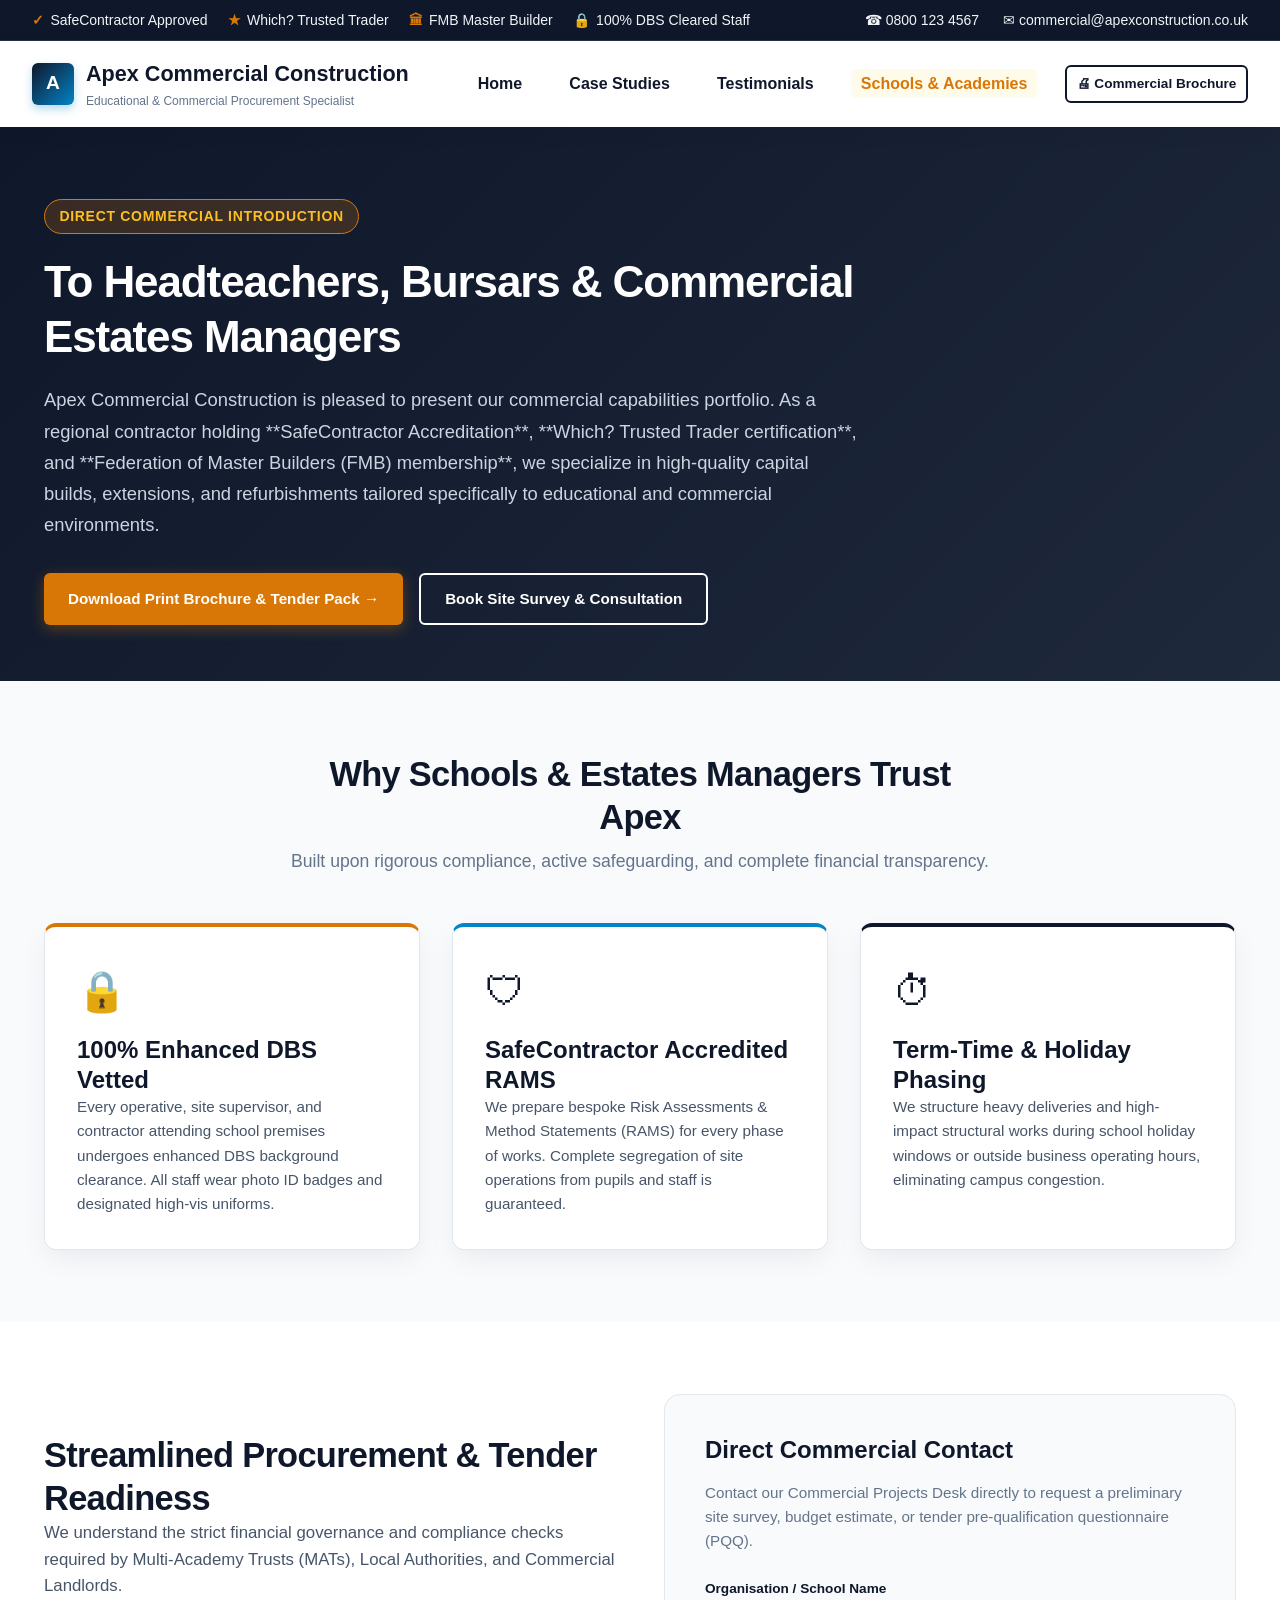
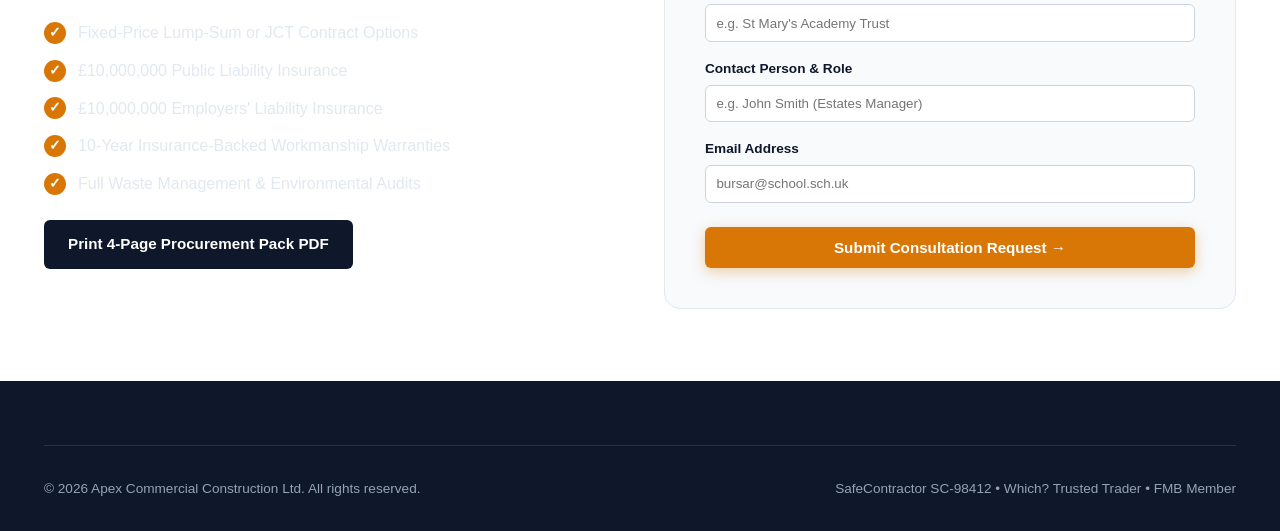
<file: school-intro.html>
<!DOCTYPE html>
<html lang="en">
<head>
  <meta charset="UTF-8">
  <meta name="viewport" content="width=device-width, initial-scale=1.0">
  <title>Educational & Commercial Procurement Portal | Apex Construction</title>
  <meta name="description" content="Commercial introduction page for Headteachers, Bursars, Estates Managers, and Procurement Officers. SafeContractor approved, 100% DBS checked team, term-time school work specialists.">
  <link rel="stylesheet" href="styles.css">
</head>
<body>

  <!-- Top Bar -->
  <header class="top-bar">
    <div class="top-bar-badges">
      <div class="top-bar-badge-item"><span>✓</span> SafeContractor Approved</div>
      <div class="top-bar-badge-item"><span>★</span> Which? Trusted Trader</div>
      <div class="top-bar-badge-item"><span>🏛</span> FMB Master Builder</div>
      <div class="top-bar-badge-item"><span>🔒</span> 100% DBS Cleared Staff</div>
    </div>
    <div class="top-bar-contact">
      <a href="tel:08001234567">☎ 0800 123 4567</a>
      <a href="mailto:commercial@apexconstruction.co.uk">✉ commercial@apexconstruction.co.uk</a>
    </div>
  </header>

  <!-- Navbar -->
  <nav class="navbar">
    <a href="index.html" class="brand-logo">
      <div class="logo-icon">A</div>
      <div>
        Apex Commercial Construction
        <span class="brand-tagline">Educational & Commercial Procurement Specialist</span>
      </div>
    </a>
    <ul class="nav-links" id="nav-links">
      <li><a href="index.html">Home</a></li>
      <li><a href="case-studies.html">Case Studies</a></li>
      <li><a href="testimonials.html">Testimonials</a></li>
      <li><a href="school-intro.html" class="active">Schools & Academies</a></li>
      <li><a href="brochure-print.html" class="btn btn-sm btn-outline">🖨 Commercial Brochure</a></li>
    </ul>
  </nav>

  <!-- Commercial Introduction Letter Banner -->
  <section style="background: linear-gradient(135deg, var(--primary-navy), #1e293b); color: #fff; padding: 4.5rem 0 3.5rem;">
    <div class="container">
      <div style="max-width: 820px;">
        <span class="hero-badge">Direct Commercial Introduction</span>
        <h1 style="color: #fff; font-size: 2.75rem; margin-bottom: 1.25rem;">
          To Headteachers, Bursars & Commercial Estates Managers
        </h1>
        <p style="color: #cbd5e1; font-size: 1.15rem; line-height: 1.7; margin-bottom: 2rem;">
          Apex Commercial Construction is pleased to present our commercial capabilities portfolio. As a regional contractor holding **SafeContractor Accreditation**, **Which? Trusted Trader certification**, and **Federation of Master Builders (FMB) membership**, we specialize in high-quality capital builds, extensions, and refurbishments tailored specifically to educational and commercial environments.
        </p>
        <div style="display: flex; gap: 1rem; flex-wrap: wrap;">
          <a href="brochure-print.html" class="btn btn-primary">Download Print Brochure & Tender Pack →</a>
          <a href="#contact" class="btn btn-outline" style="color: #fff; border-color: #fff;">Book Site Survey & Consultation</a>
        </div>
      </div>
    </div>
  </section>

  <!-- Safeguarding & Compliance Pillars -->
  <section class="section-padding">
    <div class="container">
      <div class="section-header">
        <h2>Why Schools & Estates Managers Trust Apex</h2>
        <p>Built upon rigorous compliance, active safeguarding, and complete financial transparency.</p>
      </div>

      <div class="grid-3">

        <div class="card" style="padding: 2rem; border-top: 4px solid var(--accent-gold);">
          <div style="font-size: 2.5rem; margin-bottom: 0.75rem;">🔒</div>
          <h3>100% Enhanced DBS Vetted</h3>
          <p style="color: #475569; font-size: 0.95rem;">
            Every operative, site supervisor, and contractor attending school premises undergoes enhanced DBS background clearance. All staff wear photo ID badges and designated high-vis uniforms.
          </p>
        </div>

        <div class="card" style="padding: 2rem; border-top: 4px solid var(--accent-blue);">
          <div style="font-size: 2.5rem; margin-bottom: 0.75rem;">🛡</div>
          <h3>SafeContractor Accredited RAMS</h3>
          <p style="color: #475569; font-size: 0.95rem;">
            We prepare bespoke Risk Assessments & Method Statements (RAMS) for every phase of works. Complete segregation of site operations from pupils and staff is guaranteed.
          </p>
        </div>

        <div class="card" style="padding: 2rem; border-top: 4px solid var(--primary-navy);">
          <div style="font-size: 2.5rem; margin-bottom: 0.75rem;">⏱</div>
          <h3>Term-Time & Holiday Phasing</h3>
          <p style="color: #475569; font-size: 0.95rem;">
            We structure heavy deliveries and high-impact structural works during school holiday windows or outside business operating hours, eliminating campus congestion.
          </p>
        </div>

      </div>
    </div>
  </section>

  <!-- Procurement & Framework Compliance Summary -->
  <section class="section-padding" style="background-color: var(--bg-white);">
    <div class="container">
      <div style="display: grid; grid-template-columns: 1fr 1fr; gap: 3rem; align-items: center;">
        <div>
          <h2>Streamlined Procurement & Tender Readiness</h2>
          <p style="margin-bottom: 1.25rem; color: #475569;">
            We understand the strict financial governance and compliance checks required by Multi-Academy Trusts (MATs), Local Authorities, and Commercial Landlords.
          </p>
          <ul class="checklist" style="margin-bottom: 1.5rem;">
            <li>Fixed-Price Lump-Sum or JCT Contract Options</li>
            <li>£10,000,000 Public Liability Insurance</li>
            <li>£10,000,000 Employers' Liability Insurance</li>
            <li>10-Year Insurance-Backed Workmanship Warranties</li>
            <li>Full Waste Management & Environmental Audits</li>
          </ul>
          <a href="brochure-print.html" class="btn btn-secondary">Print 4-Page Procurement Pack PDF</a>
        </div>
        <div style="background: #f8fafc; padding: 2.5rem; border-radius: 16px; border: 1px solid var(--border-color);">
          <h3 style="margin-bottom: 1rem;">Direct Commercial Contact</h3>
          <p style="font-size: 0.95rem; color: #64748b; margin-bottom: 1.5rem;">
            Contact our Commercial Projects Desk directly to request a preliminary site survey, budget estimate, or tender pre-qualification questionnaire (PQQ).
          </p>
          
          <form id="contact" style="display: flex; flex-direction: column; gap: 1rem;" onsubmit="event.preventDefault(); alert('Thank you! Your commercial consultation request has been submitted. Our team will contact you within 24 hours.');">
            <div>
              <label style="font-weight: 600; font-size: 0.85rem; display: block; margin-bottom: 0.3rem;">Organisation / School Name</label>
              <input type="text" placeholder="e.g. St Mary's Academy Trust" required style="width: 100%; padding: 0.65rem; border: 1px solid #cbd5e1; border-radius: 6px;">
            </div>
            <div>
              <label style="font-weight: 600; font-size: 0.85rem; display: block; margin-bottom: 0.3rem;">Contact Person & Role</label>
              <input type="text" placeholder="e.g. John Smith (Estates Manager)" required style="width: 100%; padding: 0.65rem; border: 1px solid #cbd5e1; border-radius: 6px;">
            </div>
            <div>
              <label style="font-weight: 600; font-size: 0.85rem; display: block; margin-bottom: 0.3rem;">Email Address</label>
              <input type="email" placeholder="bursar@school.sch.uk" required style="width: 100%; padding: 0.65rem; border: 1px solid #cbd5e1; border-radius: 6px;">
            </div>
            <button type="submit" class="btn btn-primary" style="margin-top: 0.5rem;">Submit Consultation Request →</button>
          </form>
        </div>
      </div>
    </div>
  </section>

  <!-- Footer -->
  <footer class="footer">
    <div class="container">
      <div class="footer-bottom">
        <div>© 2026 Apex Commercial Construction Ltd. All rights reserved.</div>
        <div>SafeContractor SC-98412 • Which? Trusted Trader • FMB Member</div>
      </div>
    </div>
  </footer>

  <script src="script.js"></script>
</body>
</html>
</file>
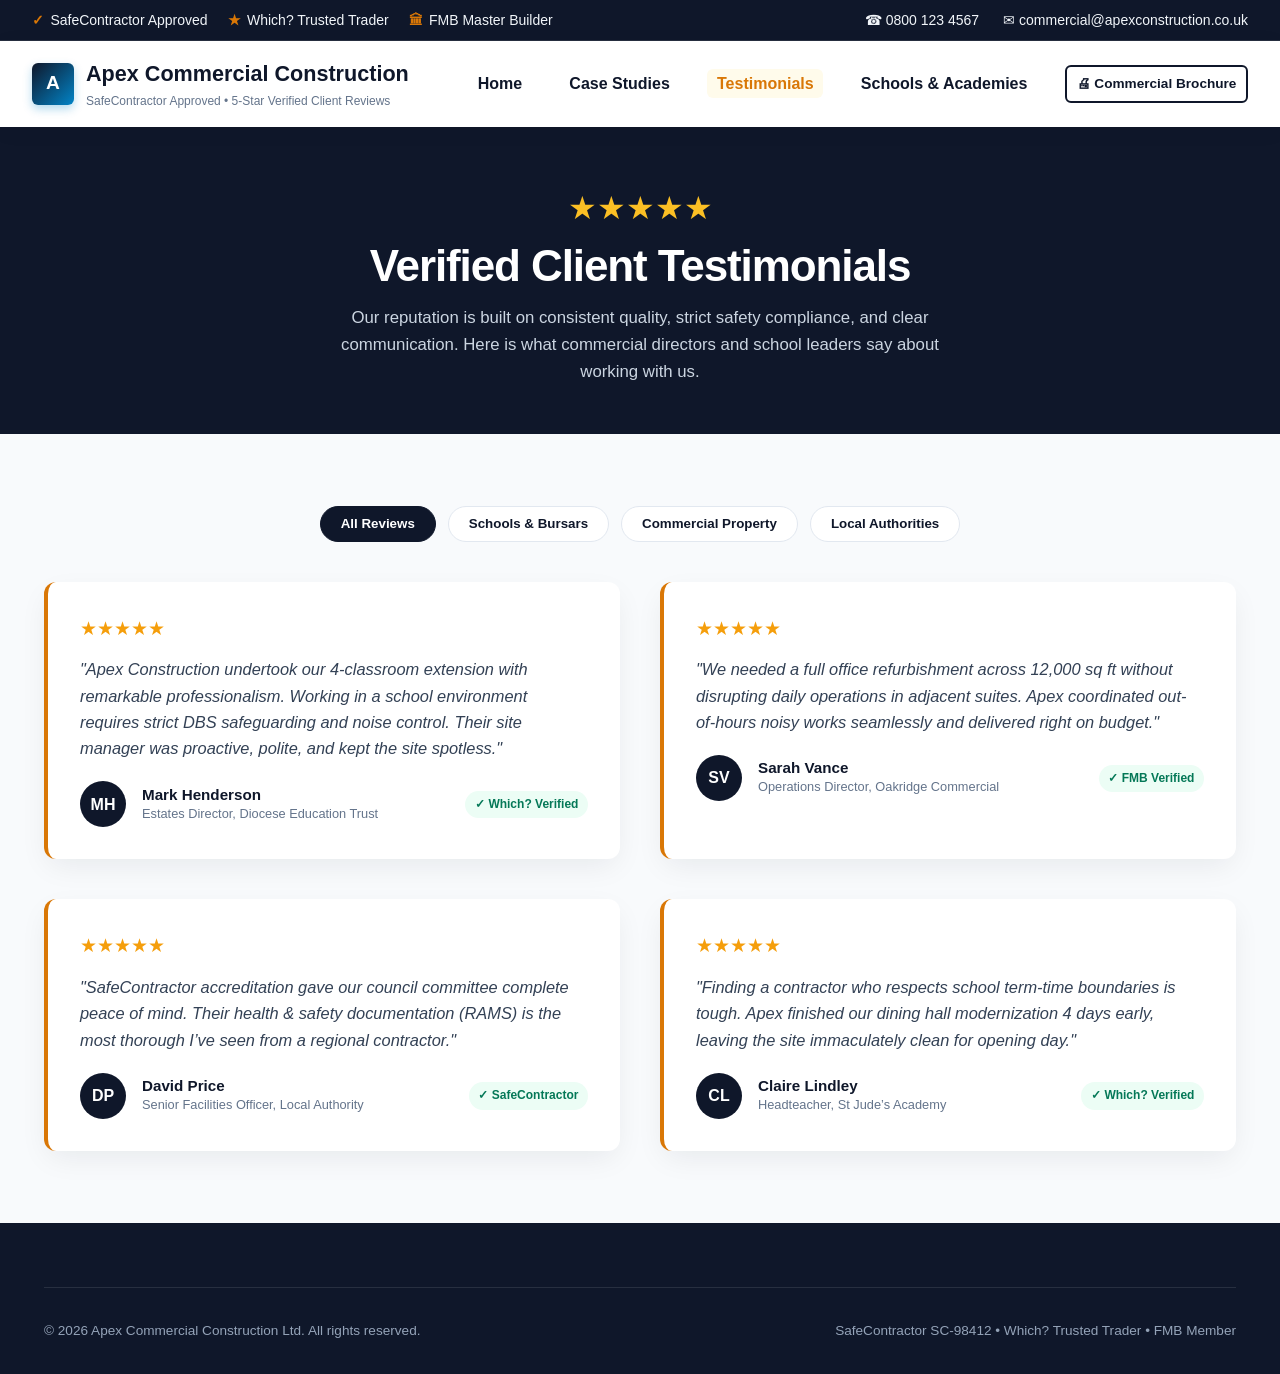
<file: testimonials.html>
<!DOCTYPE html>
<html lang="en">
<head>
  <meta charset="UTF-8">
  <meta name="viewport" content="width=device-width, initial-scale=1.0">
  <title>Client Testimonials & Verified 5-Star Reviews | Apex Construction</title>
  <meta name="description" content="Read authentic 5-star feedback from school headteachers, bursars, business park directors, and local authorities. Verified by Which? Trusted Trader and FMB.">
  <link rel="stylesheet" href="styles.css">
</head>
<body>

  <!-- Top Bar -->
  <header class="top-bar">
    <div class="top-bar-badges">
      <div class="top-bar-badge-item"><span>✓</span> SafeContractor Approved</div>
      <div class="top-bar-badge-item"><span>★</span> Which? Trusted Trader</div>
      <div class="top-bar-badge-item"><span>🏛</span> FMB Master Builder</div>
    </div>
    <div class="top-bar-contact">
      <a href="tel:08001234567">☎ 0800 123 4567</a>
      <a href="mailto:commercial@apexconstruction.co.uk">✉ commercial@apexconstruction.co.uk</a>
    </div>
  </header>

  <!-- Navbar -->
  <nav class="navbar">
    <a href="index.html" class="brand-logo">
      <div class="logo-icon">A</div>
      <div>
        Apex Commercial Construction
        <span class="brand-tagline">SafeContractor Approved • 5-Star Verified Client Reviews</span>
      </div>
    </a>
    <ul class="nav-links" id="nav-links">
      <li><a href="index.html">Home</a></li>
      <li><a href="case-studies.html">Case Studies</a></li>
      <li><a href="testimonials.html" class="active">Testimonials</a></li>
      <li><a href="school-intro.html">Schools & Academies</a></li>
      <li><a href="brochure-print.html" class="btn btn-sm btn-outline">🖨 Commercial Brochure</a></li>
    </ul>
  </nav>

  <!-- Header -->
  <section style="background: var(--primary-navy); color: #fff; padding: 3.5rem 0 3rem;">
    <div class="container" style="text-align: center;">
      <div style="color: #fbbf24; font-size: 2rem; margin-bottom: 0.25rem;">★★★★★</div>
      <h1 style="color: #fff; margin-bottom: 0.75rem;">Verified Client Testimonials</h1>
      <p style="color: #cbd5e1; max-width: 650px; margin: 0 auto;">
        Our reputation is built on consistent quality, strict safety compliance, and clear communication. Here is what commercial directors and school leaders say about working with us.
      </p>
    </div>
  </section>

  <!-- Testimonials Section -->
  <section class="section-padding">
    <div class="container">

      <!-- Filter Controls -->
      <div class="filter-bar">
        <button class="filter-btn active" data-filter="all">All Reviews</button>
        <button class="filter-btn" data-filter="education">Schools & Bursars</button>
        <button class="filter-btn" data-filter="commercial">Commercial Property</button>
        <button class="filter-btn" data-filter="public">Local Authorities</button>
      </div>

      <div class="grid-2">

        <!-- Review 1 -->
        <div class="testimonial-card filterable-card" data-category="education">
          <div class="stars">★★★★★</div>
          <div class="testimonial-quote">
            "Apex Construction undertook our 4-classroom extension with remarkable professionalism. Working in a school environment requires strict DBS safeguarding and noise control. Their site manager was proactive, polite, and kept the site spotless."
          </div>
          <div class="testimonial-author">
            <div class="author-avatar">MH</div>
            <div class="author-details">
              <h5>Mark Henderson</h5>
              <p>Estates Director, Diocese Education Trust</p>
            </div>
            <div class="verifier-badge">✓ Which? Verified</div>
          </div>
        </div>

        <!-- Review 2 -->
        <div class="testimonial-card filterable-card" data-category="commercial">
          <div class="stars">★★★★★</div>
          <div class="testimonial-quote">
            "We needed a full office refurbishment across 12,000 sq ft without disrupting daily operations in adjacent suites. Apex coordinated out-of-hours noisy works seamlessly and delivered right on budget."
          </div>
          <div class="testimonial-author">
            <div class="author-avatar">SV</div>
            <div class="author-details">
              <h5>Sarah Vance</h5>
              <p>Operations Director, Oakridge Commercial</p>
            </div>
            <div class="verifier-badge">✓ FMB Verified</div>
          </div>
        </div>

        <!-- Review 3 -->
        <div class="testimonial-card filterable-card" data-category="public">
          <div class="stars">★★★★★</div>
          <div class="testimonial-quote">
            "SafeContractor accreditation gave our council committee complete peace of mind. Their health & safety documentation (RAMS) is the most thorough I’ve seen from a regional contractor."
          </div>
          <div class="testimonial-author">
            <div class="author-avatar">DP</div>
            <div class="author-details">
              <h5>David Price</h5>
              <p>Senior Facilities Officer, Local Authority</p>
            </div>
            <div class="verifier-badge">✓ SafeContractor</div>
          </div>
        </div>

        <!-- Review 4 -->
        <div class="testimonial-card filterable-card" data-category="education">
          <div class="stars">★★★★★</div>
          <div class="testimonial-quote">
            "Finding a contractor who respects school term-time boundaries is tough. Apex finished our dining hall modernization 4 days early, leaving the site immaculately clean for opening day."
          </div>
          <div class="testimonial-author">
            <div class="author-avatar">CL</div>
            <div class="author-details">
              <h5>Claire Lindley</h5>
              <p>Headteacher, St Jude’s Academy</p>
            </div>
            <div class="verifier-badge">✓ Which? Verified</div>
          </div>
        </div>

      </div>

    </div>
  </section>

  <!-- Footer -->
  <footer class="footer">
    <div class="container">
      <div class="footer-bottom">
        <div>© 2026 Apex Commercial Construction Ltd. All rights reserved.</div>
        <div>SafeContractor SC-98412 • Which? Trusted Trader • FMB Member</div>
      </div>
    </div>
  </footer>

  <script src="script.js"></script>
</body>
</html>
</file>
<file: styles.css>
/* -------------------------------------------------------------------------- */
/* Modern Commercial Construction Refresh Design System                       */
/* -------------------------------------------------------------------------- */

:root {
  --primary-navy: #0f172a;
  --primary-navy-light: #1e293b;
  --accent-gold: #d97706;
  --accent-gold-hover: #b45309;
  --accent-blue: #0284c7;
  --bg-light: #f8fafc;
  --bg-white: #ffffff;
  --text-dark: #0f172a;
  --text-muted: #64748b;
  --text-light: #f1f5f9;
  --border-color: #e2e8f0;
  --card-shadow: 0 10px 30px -5px rgba(15, 23, 42, 0.08);
  --hover-shadow: 0 20px 35px -5px rgba(15, 23, 42, 0.15);
  --radius-sm: 6px;
  --radius-md: 12px;
  --radius-lg: 20px;
  --transition: all 0.25s ease-in-out;
  --font-sans: 'Inter', -apple-system, BlinkMacSystemFont, 'Segoe UI', Roboto, Helvetica, Arial, sans-serif;
}

* {
  box-sizing: border-box;
  margin: 0;
  padding: 0;
}

html {
  scroll-behavior: smooth;
  font-family: var(--font-sans);
  color: var(--text-dark);
  background-color: var(--bg-light);
  line-height: 1.6;
}

/* Typography */
h1, h2, h3, h4, h5, h6 {
  color: var(--primary-navy);
  font-weight: 700;
  line-height: 1.25;
}

h1 { font-size: 2.75rem; letter-spacing: -0.025em; }
h2 { font-size: 2.15rem; letter-spacing: -0.02em; }
h3 { font-size: 1.5rem; }
h4 { font-size: 1.2rem; }

p { color: #334155; font-size: 1.05rem; }

a { color: var(--accent-blue); text-decoration: none; transition: var(--transition); }
a:hover { color: var(--accent-gold); }

/* Top Accreditation Bar */
.top-bar {
  background-color: var(--primary-navy);
  color: var(--text-light);
  font-size: 0.875rem;
  padding: 0.55rem 2rem;
  display: flex;
  justify-content: space-between;
  align-items: center;
  border-bottom: 1px solid rgba(255, 255, 255, 0.1);
}

.top-bar-badges {
  display: flex;
  align-items: center;
  gap: 1.25rem;
}

.top-bar-badge-item {
  display: inline-flex;
  align-items: center;
  gap: 0.4rem;
  font-weight: 500;
}

.top-bar-badge-item span {
  color: var(--accent-gold);
  font-weight: 700;
}

.top-bar-contact {
  display: flex;
  gap: 1.5rem;
}

.top-bar-contact a {
  color: var(--text-light);
  font-weight: 500;
}
.top-bar-contact a:hover { color: var(--accent-gold); }

/* Navigation Bar */
.navbar {
  background-color: var(--bg-white);
  padding: 1rem 2rem;
  display: flex;
  align-items: center;
  justify-content: space-between;
  box-shadow: 0 4px 20px rgba(0, 0, 0, 0.05);
  position: sticky;
  top: 0;
  z-index: 1000;
}

.brand-logo {
  display: flex;
  align-items: center;
  gap: 0.75rem;
  font-weight: 800;
  font-size: 1.35rem;
  color: var(--primary-navy);
}

.brand-logo .logo-icon {
  width: 42px;
  height: 42px;
  background: linear-gradient(135deg, var(--primary-navy), var(--accent-blue));
  border-radius: var(--radius-sm);
  display: flex;
  align-items: center;
  justify-content: center;
  color: #fff;
  font-weight: 900;
  font-size: 1.2rem;
  box-shadow: 0 4px 10px rgba(2, 132, 199, 0.3);
}

.brand-tagline {
  font-size: 0.75rem;
  color: var(--text-muted);
  display: block;
  font-weight: 400;
}

.nav-links {
  display: flex;
  align-items: center;
  gap: 1.75rem;
  list-style: none;
}

.nav-links a {
  color: var(--primary-navy);
  font-weight: 600;
  padding: 0.4rem 0.6rem;
  border-radius: var(--radius-sm);
}

.nav-links a:hover, .nav-links a.active {
  color: var(--accent-gold);
  background-color: #fffbeb;
}

.btn {
  display: inline-flex;
  align-items: center;
  justify-content: center;
  gap: 0.5rem;
  padding: 0.75rem 1.5rem;
  font-weight: 700;
  font-size: 0.95rem;
  border-radius: var(--radius-sm);
  cursor: pointer;
  border: none;
  transition: var(--transition);
  text-decoration: none;
}

.btn-primary {
  background-color: var(--accent-gold);
  color: #ffffff;
  box-shadow: 0 4px 14px rgba(217, 119, 6, 0.35);
}
.btn-primary:hover {
  background-color: var(--accent-gold-hover);
  color: #fff;
  transform: translateY(-2px);
  box-shadow: 0 6px 20px rgba(217, 119, 6, 0.45);
}

.btn-secondary {
  background-color: var(--primary-navy);
  color: #ffffff;
}
.btn-secondary:hover {
  background-color: var(--primary-navy-light);
  color: #ffffff;
  transform: translateY(-2px);
}

.btn-outline {
  background-color: transparent;
  border: 2px solid var(--primary-navy);
  color: var(--primary-navy);
}
.btn-outline:hover {
  background-color: var(--primary-navy);
  color: #ffffff;
}

.btn-sm {
  padding: 0.4rem 0.9rem;
  font-size: 0.85rem;
}

/* Layout Containers */
.container {
  width: 100%;
  max-width: 1240px;
  margin: 0 auto;
  padding: 0 1.5rem;
}

.section-padding {
  padding: 4.5rem 0;
}

/* Hero Section */
.hero {
  background: linear-gradient(135deg, rgba(15, 23, 42, 0.92), rgba(30, 41, 59, 0.88)), url('./assets/flagship_school_extension.jpg');
  background-size: cover;
  background-position: center;
  color: #ffffff;
  padding: 6rem 0 5rem;
  position: relative;
}

.hero-content {
  max-width: 780px;
}

.hero-badge {
  display: inline-flex;
  align-items: center;
  gap: 0.5rem;
  background: rgba(217, 119, 6, 0.2);
  border: 1px solid var(--accent-gold);
  color: #fbbf24;
  padding: 0.35rem 0.9rem;
  border-radius: 50px;
  font-size: 0.875rem;
  font-weight: 700;
  margin-bottom: 1.25rem;
  text-transform: uppercase;
  letter-spacing: 0.05em;
}

.hero h1 {
  color: #ffffff;
  font-size: 3.2rem;
  margin-bottom: 1.25rem;
}

.hero p {
  color: #cbd5e1;
  font-size: 1.2rem;
  margin-bottom: 2rem;
  max-width: 680px;
}

.hero-actions {
  display: flex;
  gap: 1rem;
  flex-wrap: wrap;
}

/* Accreditations Trust Banner */
.trust-banner {
  background-color: #ffffff;
  padding: 2.5rem 0;
  border-bottom: 1px solid var(--border-color);
  box-shadow: 0 4px 15px rgba(0,0,0,0.02);
}

.trust-banner-title {
  text-align: center;
  font-size: 0.85rem;
  text-transform: uppercase;
  letter-spacing: 0.1em;
  color: var(--text-muted);
  font-weight: 700;
  margin-bottom: 1.5rem;
}

.trust-badges-grid {
  display: flex;
  justify-content: center;
  align-items: center;
  gap: 2.5rem;
  flex-wrap: wrap;
}

.trust-badge-card {
  display: flex;
  align-items: center;
  gap: 0.85rem;
  background: var(--bg-light);
  padding: 0.75rem 1.25rem;
  border-radius: var(--radius-md);
  border: 1px solid var(--border-color);
}

.trust-badge-card .badge-icon {
  width: 44px;
  height: 44px;
  border-radius: 50%;
  background: var(--primary-navy);
  color: var(--accent-gold);
  display: flex;
  align-items: center;
  justify-content: center;
  font-weight: 900;
  font-size: 1.1rem;
}

.trust-badge-info h5 {
  font-size: 0.95rem;
  margin-bottom: 0.1rem;
}

.trust-badge-info p {
  font-size: 0.8rem;
  color: var(--text-muted);
}

/* Card Grids */
.grid-3 {
  display: grid;
  grid-template-columns: repeat(auto-fit, minmax(320px, 1fr));
  gap: 2rem;
}

.grid-2 {
  display: grid;
  grid-template-columns: repeat(auto-fit, minmax(450px, 1fr));
  gap: 2.5rem;
}

/* Cards */
.card {
  background: var(--bg-white);
  border-radius: var(--radius-md);
  overflow: hidden;
  box-shadow: var(--card-shadow);
  border: 1px solid var(--border-color);
  transition: var(--transition);
  display: flex;
  flex-direction: column;
}

.card:hover {
  transform: translateY(-5px);
  box-shadow: var(--hover-shadow);
}

.card-img-wrapper {
  position: relative;
  height: 220px;
  overflow: hidden;
}

.card-img-wrapper img {
  width: 100%;
  height: 100%;
  object-fit: cover;
  transition: transform 0.4s ease;
}

.card:hover .card-img-wrapper img {
  transform: scale(1.05);
}

.card-tag {
  position: absolute;
  top: 1rem;
  left: 1rem;
  background: var(--primary-navy);
  color: #fff;
  padding: 0.3rem 0.75rem;
  border-radius: var(--radius-sm);
  font-size: 0.75rem;
  font-weight: 700;
  text-transform: uppercase;
}

.card-body {
  padding: 1.75rem;
  flex: 1;
  display: flex;
  flex-direction: column;
}

.card-body h3 {
  margin-bottom: 0.75rem;
}

.card-body p {
  color: #475569;
  font-size: 0.975rem;
  margin-bottom: 1.25rem;
  flex: 1;
}

.meta-spec-list {
  display: flex;
  flex-wrap: wrap;
  gap: 0.75rem;
  margin-bottom: 1.25rem;
  padding-top: 0.75rem;
  border-top: 1px solid var(--border-color);
}

.spec-pill {
  background-color: #f1f5f9;
  font-size: 0.8rem;
  padding: 0.25rem 0.6rem;
  border-radius: var(--radius-sm);
  color: var(--primary-navy);
  font-weight: 600;
}

/* Filter Controls */
.filter-bar {
  display: flex;
  gap: 0.75rem;
  justify-content: center;
  margin-bottom: 2.5rem;
  flex-wrap: wrap;
}

.filter-btn {
  padding: 0.6rem 1.25rem;
  border-radius: 50px;
  background: var(--bg-white);
  border: 1px solid var(--border-color);
  color: var(--text-dark);
  font-weight: 600;
  cursor: pointer;
  transition: var(--transition);
}

.filter-btn:hover, .filter-btn.active {
  background: var(--primary-navy);
  color: #ffffff;
  border-color: var(--primary-navy);
}

/* Testimonial Cards */
.testimonial-card {
  background: var(--bg-white);
  padding: 2rem;
  border-radius: var(--radius-md);
  box-shadow: var(--card-shadow);
  border-left: 4px solid var(--accent-gold);
  position: relative;
}

.stars {
  color: #f59e0b;
  font-size: 1.2rem;
  margin-bottom: 0.75rem;
}

.testimonial-quote {
  font-style: italic;
  color: #334155;
  margin-bottom: 1.25rem;
  font-size: 1.025rem;
}

.testimonial-author {
  display: flex;
  align-items: center;
  gap: 1rem;
}

.author-avatar {
  width: 46px;
  height: 46px;
  border-radius: 50%;
  background: var(--primary-navy);
  color: #fff;
  display: flex;
  align-items: center;
  justify-content: center;
  font-weight: 700;
}

.author-details h5 {
  font-size: 0.95rem;
}

.author-details p {
  font-size: 0.8rem;
  color: var(--text-muted);
}

.verifier-badge {
  margin-left: auto;
  font-size: 0.75rem;
  background: #ecfdf5;
  color: #047857;
  padding: 0.25rem 0.6rem;
  border-radius: 50px;
  font-weight: 700;
}

/* Section Header */
.section-header {
  text-align: center;
  max-width: 700px;
  margin: 0 auto 3rem;
}

.section-header p {
  color: var(--text-muted);
  font-size: 1.1rem;
  margin-top: 0.5rem;
}

/* Commercial Introduction Banner */
.intro-banner {
  background: linear-gradient(135deg, var(--primary-navy), var(--primary-navy-light));
  color: #fff;
  border-radius: var(--radius-lg);
  padding: 3.5rem;
  display: grid;
  grid-template-columns: 1.2fr 0.8fr;
  gap: 3rem;
  align-items: center;
  box-shadow: 0 15px 40px rgba(15, 23, 42, 0.2);
}

.intro-banner h2 {
  color: #fff;
  margin-bottom: 1rem;
}

.intro-banner p {
  color: #cbd5e1;
  margin-bottom: 1.5rem;
}

.checklist {
  list-style: none;
  margin-bottom: 2rem;
}

.checklist li {
  display: flex;
  align-items: center;
  gap: 0.75rem;
  margin-bottom: 0.75rem;
  color: #e2e8f0;
  font-weight: 500;
}

.checklist li::before {
  content: "✓";
  display: inline-flex;
  align-items: center;
  justify-content: center;
  width: 22px;
  height: 22px;
  background: var(--accent-gold);
  color: #fff;
  border-radius: 50%;
  font-size: 0.85rem;
  font-weight: 900;
}

/* Modal Window for Detailed Case Study */
.modal-overlay {
  position: fixed;
  top: 0;
  left: 0;
  width: 100%;
  height: 100%;
  background: rgba(15, 23, 42, 0.75);
  backdrop-filter: blur(4px);
  display: none;
  align-items: center;
  justify-content: center;
  z-index: 2000;
  padding: 1.5rem;
}

.modal-card {
  background: var(--bg-white);
  border-radius: var(--radius-md);
  width: 100%;
  max-width: 850px;
  max-height: 90vh;
  overflow-y: auto;
  box-shadow: 0 25px 50px -12px rgba(0, 0, 0, 0.25);
  position: relative;
  animation: fadeIn 0.3s ease;
}

@keyframes fadeIn {
  from { opacity: 0; transform: translateY(10px); }
  to { opacity: 1; transform: translateY(0); }
}

.modal-header {
  padding: 1.5rem 2rem;
  border-bottom: 1px solid var(--border-color);
  display: flex;
  justify-content: space-between;
  align-items: center;
}

.modal-close {
  background: none;
  border: none;
  font-size: 1.75rem;
  cursor: pointer;
  color: var(--text-muted);
}

.modal-body {
  padding: 2rem;
}

/* Footer */
.footer {
  background: var(--primary-navy);
  color: #94a3b8;
  padding: 4rem 0 2rem;
  font-size: 0.95rem;
}

.footer-grid {
  display: grid;
  grid-template-columns: 2fr 1fr 1fr 1.5fr;
  gap: 3rem;
  margin-bottom: 3rem;
}

.footer h4 {
  color: #ffffff;
  margin-bottom: 1.25rem;
}

.footer-links {
  list-style: none;
}

.footer-links li {
  margin-bottom: 0.6rem;
}

.footer-links a {
  color: #94a3b8;
}

.footer-links a:hover {
  color: var(--accent-gold);
}

.footer-bottom {
  border-top: 1px solid rgba(255, 255, 255, 0.1);
  padding-top: 2rem;
  display: flex;
  justify-content: space-between;
  align-items: center;
  font-size: 0.85rem;
}

/* Responsive Styles */
@media (max-width: 992px) {
  .hero h1 { font-size: 2.5rem; }
  .intro-banner { grid-template-columns: 1fr; padding: 2.5rem; }
  .footer-grid { grid-template-columns: 1fr 1fr; }
}

@media (max-width: 768px) {
  .top-bar { flex-direction: column; gap: 0.5rem; text-align: center; }
  .navbar { flex-wrap: wrap; }
  .nav-links { display: none; width: 100%; flex-direction: column; margin-top: 1rem; }
  .nav-links.active { display: flex; }
  .hero h1 { font-size: 2rem; }
  .grid-2, .grid-3 { grid-template-columns: 1fr; }
}
</file>
